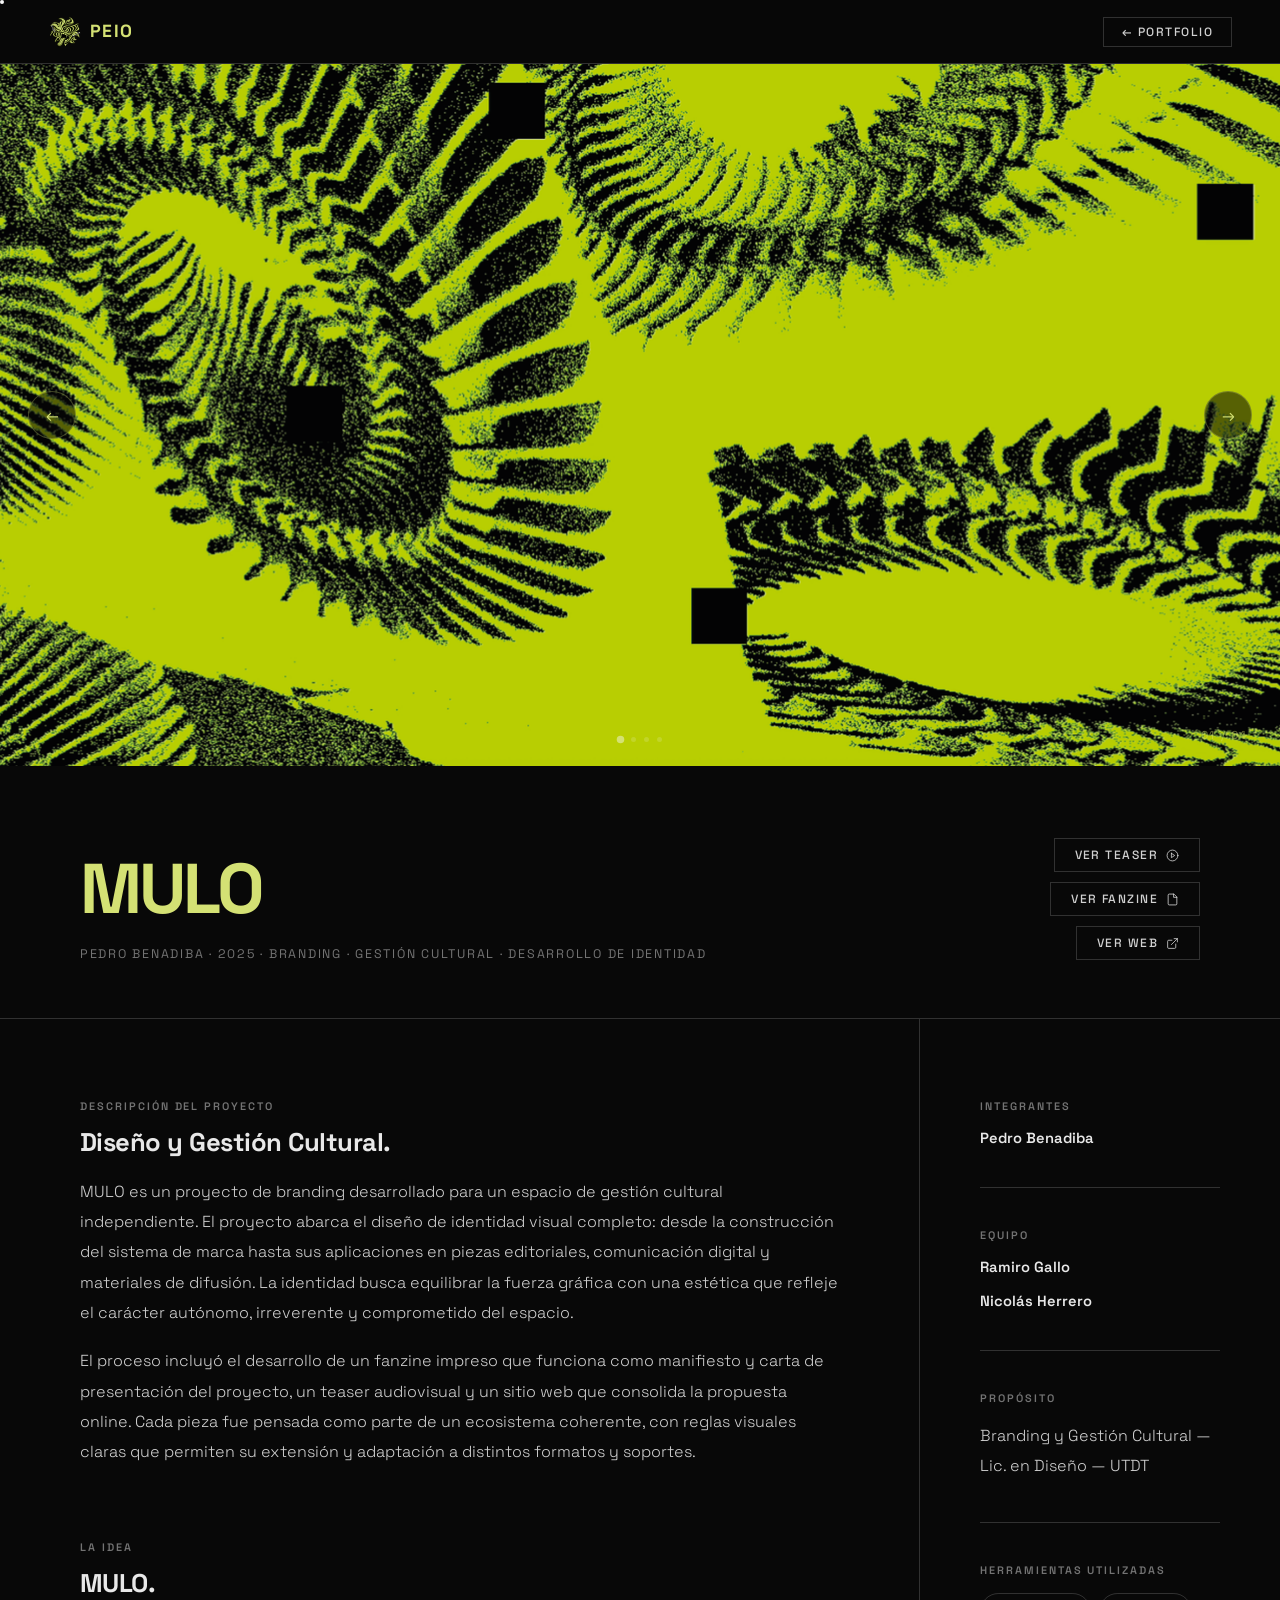
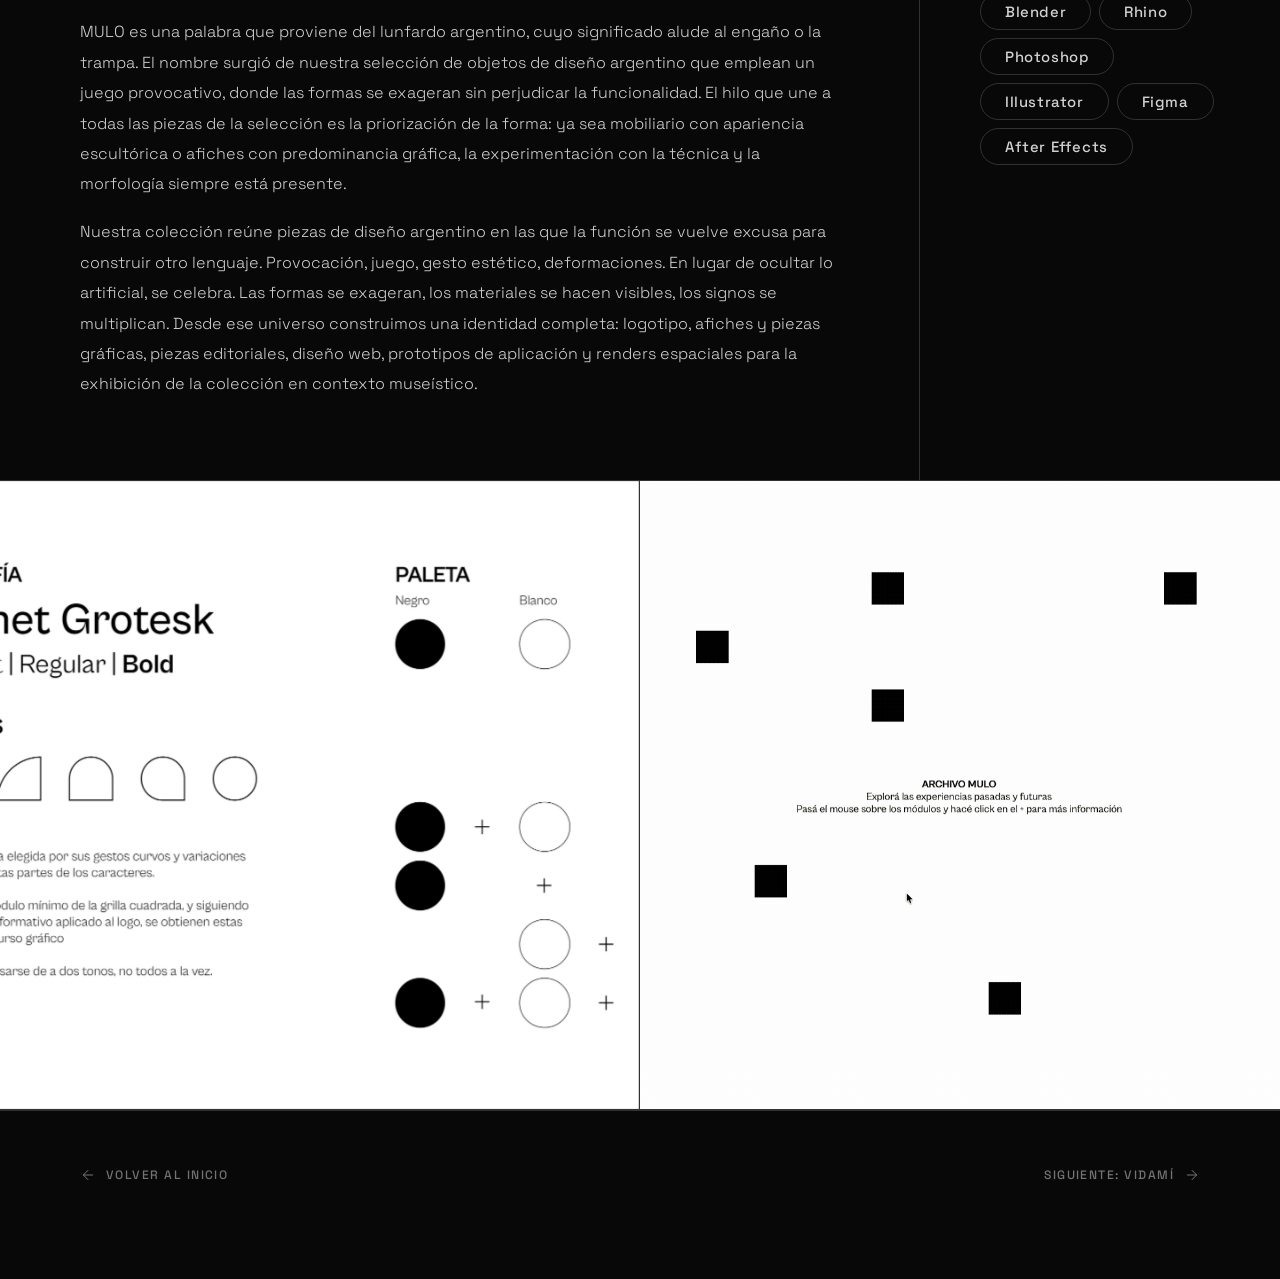
<file: p2.html>
<!DOCTYPE html>
<html lang="es">
<head>
  <meta charset="UTF-8">
  <meta name="viewport" content="width=device-width, initial-scale=1.0">
  <title>MULO — Pedro Benadiba</title>
  <link rel="icon" type="image/svg+xml" href="favicon.svg">
  <link rel="preconnect" href="https://fonts.googleapis.com">
  <link rel="preconnect" href="https://fonts.gstatic.com" crossorigin>
  <link href="https://fonts.googleapis.com/css2?family=Space+Grotesk:wght@300;400;500;600;700&display=swap" rel="stylesheet">
  <link rel="stylesheet" href="css/styles.css">
  <link rel="stylesheet" href="css/proyecto.css">
</head>
<body class="proyecto-page">

  <div class="cursor" id="cursor"></div>
  <div class="cursor-ring" id="cursorRing"></div>

  <nav class="nav" id="nav">
    <div class="nav__logo">
      <a href="index.html" class="nav__logo-link">
        <span class="nav__logo-bicho" aria-hidden="true">
          <img src="images/bicho.png"    alt="" class="nav__logo-img nav__logo-img--color">
          <img src="images/bicho_bw.png" alt="" class="nav__logo-img nav__logo-img--bw">
        </span>
        <span class="nav__logo-text">PEIO</span>
      </a>
    </div>
    <div class="nav__actions">
      <a href="index.html#proyectos" class="nav__back-link">&#8592; Portfolio</a>
    </div>
  </nav>

  <!-- SLIDER -->
  <section class="proyecto-slider" aria-label="Galeria del proyecto">
    <div class="slider__track" id="sliderTrack">

      <div class="slider__slide">
        <img src="images/slidermulo1.png" alt="MULO — imagen 1">
      </div>
      <div class="slider__slide">
        <img src="images/slidermulo2.png" alt="MULO — imagen 2">
      </div>
      <div class="slider__slide">
        <img src="images/slidermulo3.png" alt="MULO — imagen 3">
      </div>
      <div class="slider__slide">
        <img src="images/slidermulo4.png" alt="MULO — imagen 4">
      </div>

    </div>

    <button class="slider__btn slider__btn--prev" id="sliderPrev" aria-label="Foto anterior">&#8592;</button>
    <button class="slider__btn slider__btn--next" id="sliderNext" aria-label="Foto siguiente">&#8594;</button>
    <div class="slider__dots" id="sliderDots" role="tablist"></div>
    <div class="slider__counter" id="sliderCounter" aria-live="polite">01 / 04</div>
  </section>

  <!-- ENCABEZADO -->
  <header class="proyecto-header">
    <div class="proyecto-header__content">
      <h1 class="proyecto-nombre">MULO</h1>
      <p class="proyecto-subtitulo" data-i18n="proj.p2.subtitle">
        Pedro Benadiba&nbsp;&nbsp;&middot;&nbsp;&nbsp;2025&nbsp;&nbsp;&middot;&nbsp;&nbsp;Branding&nbsp;&nbsp;&middot;&nbsp;&nbsp;Gesti&oacute;n Cultural&nbsp;&nbsp;&middot;&nbsp;&nbsp;Desarrollo de Identidad
      </p>
    </div>
    <div class="proyecto-header__actions">

      <!-- Botón "Ver teaser" — abre modal de video -->
      <button class="proyecto-pdf-btn" id="btnVerTeaser" aria-label="Ver el teaser">
        <span data-i18n="proj.btn.teaser">Ver teaser</span>
        <svg viewBox="0 0 24 24" fill="none" stroke="currentColor" stroke-width="1.5"
             stroke-linecap="round" stroke-linejoin="round" aria-hidden="true">
          <circle cx="12" cy="12" r="10"/>
          <polygon points="10 8 16 12 10 16 10 8"/>
        </svg>
      </button>

      <!-- Botón "Ver fanzine" — abre modal flipbook -->
      <button class="proyecto-pdf-btn" id="btnVerFanzine" aria-label="Ver el fanzine">
        <span data-i18n="proj.btn.fanzine">Ver fanzine</span>
        <svg viewBox="0 0 24 24" fill="none" stroke="currentColor" stroke-width="1.5"
             stroke-linecap="round" stroke-linejoin="round" aria-hidden="true">
          <path d="M14 2H6a2 2 0 0 0-2 2v16a2 2 0 0 0 2 2h12a2 2 0 0 0 2-2V8z"/>
          <polyline points="14 2 14 8 20 8"/>
        </svg>
      </button>

      <!-- Botón "Ver web" — abre el sitio en pestaña nueva -->
      <a href="https://ramirogalloo.github.io/MULO/" target="_blank" rel="noopener noreferrer"
         class="proyecto-pdf-btn" aria-label="Ver el sitio web de MULO">
        <span data-i18n="proj.btn.web">Ver web</span>
        <svg viewBox="0 0 24 24" fill="none" stroke="currentColor" stroke-width="1.5"
             stroke-linecap="round" stroke-linejoin="round" aria-hidden="true">
          <path d="M18 13v6a2 2 0 0 1-2 2H5a2 2 0 0 1-2-2V8a2 2 0 0 1 2-2h6"/>
          <polyline points="15 3 21 3 21 9"/>
          <line x1="10" y1="14" x2="21" y2="3"/>
        </svg>
      </a>

    </div>
  </header>

  <!-- INFORMACIÓN -->
  <section class="proyecto-info">

    <div class="info-col-main">

      <div class="info-block">
        <p class="info-block__label" data-i18n="proj.label.desc">Descripción del Proyecto</p>
        <h2 class="info-block__title" data-i18n="proj.p2.desc.h">Dise&ntilde;o y Gesti&oacute;n Cultural.</h2>
        <div class="info-block__text">
          <p data-i18n="proj.p2.desc.p1">MULO es un proyecto de branding desarrollado para un espacio de gesti&oacute;n cultural independiente. El proyecto abarca el dise&ntilde;o de identidad visual completo: desde la construcci&oacute;n del sistema de marca hasta sus aplicaciones en piezas editoriales, comunicaci&oacute;n digital y materiales de difusi&oacute;n. La identidad busca equilibrar la fuerza gr&aacute;fica con una est&eacute;tica que refleje el car&aacute;cter aut&oacute;nomo, irreverente y comprometido del espacio.</p>
          <p data-i18n="proj.p2.desc.p2">El proceso incluy&oacute; el desarrollo de un fanzine impreso que funciona como manifiesto y carta de presentaci&oacute;n del proyecto, un teaser audiovisual y un sitio web que consolida la propuesta online. Cada pieza fue pensada como parte de un ecosistema coherente, con reglas visuales claras que permiten su extensi&oacute;n y adaptaci&oacute;n a distintos formatos y soportes.</p>
        </div>
      </div>

      <div class="info-block">
        <p class="info-block__label" data-i18n="proj.label.idea">La Idea</p>
        <h2 class="info-block__title" data-i18n="proj.p2.idea.h">MULO.</h2>
        <div class="info-block__text">
          <p data-i18n="proj.p2.idea.p1">MULO es una palabra que proviene del lunfardo argentino, cuyo significado alude al enga&ntilde;o o la trampa. El nombre surgi&oacute; de nuestra selecci&oacute;n de objetos de dise&ntilde;o argentino que emplean un juego provocativo, donde las formas se exageran sin perjudicar la funcionalidad. El hilo que une a todas las piezas de la selecci&oacute;n es la priorizaci&oacute;n de la forma: ya sea mobiliario con apariencia escult&oacute;rica o afiches con predominancia gr&aacute;fica, la experimentaci&oacute;n con la t&eacute;cnica y la morfolog&iacute;a siempre est&aacute; presente.</p>
          <p data-i18n="proj.p2.idea.p2">Nuestra colecci&oacute;n re&uacute;ne piezas de dise&ntilde;o argentino en las que la funci&oacute;n se vuelve excusa para construir otro lenguaje. Provocaci&oacute;n, juego, gesto est&eacute;tico, deformaciones. En lugar de ocultar lo artificial, se celebra. Las formas se exageran, los materiales se hacen visibles, los signos se multiplican. Desde ese universo construimos una identidad completa: logotipo, afiches y piezas gr&aacute;ficas, piezas editoriales, dise&ntilde;o web, prototipos de aplicaci&oacute;n y renders espaciales para la exhibici&oacute;n de la colecci&oacute;n en contexto muse&iacute;stico.</p>
        </div>
      </div>

    </div>

    <div class="info-col-side">

      <div class="info-block">
        <p class="info-block__label" data-i18n="proj.label.members">Integrantes</p>
        <div class="designers-list">
          <div class="designer-item">
            <span class="designer-name">Pedro Benadiba</span>
          </div>
        </div>
      </div>

      <hr class="info-divider">

      <div class="info-block">
        <p class="info-block__label" data-i18n="proj.label.team">Equipo</p>
        <div class="designers-list">
          <div class="designer-item">
            <span class="designer-name">Ramiro Gallo</span>
          </div>
          <div class="designer-item">
            <span class="designer-name">Nicol&aacute;s Herrero</span>
          </div>
        </div>
      </div>

      <hr class="info-divider">

      <div class="info-block">
        <p class="info-block__label" data-i18n="proj.label.purpose">Propósito</p>
        <div class="info-block__text">
          <p data-i18n="proj.p2.purpose">Branding y Gesti&oacute;n Cultural &mdash; Lic. en Dise&ntilde;o &mdash; UTDT</p>
        </div>
      </div>

      <hr class="info-divider">

      <div class="info-block">
        <p class="info-block__label" data-i18n="proj.label.tools">Herramientas Utilizadas</p>
        <div class="tools-grid">
          <span class="tag">Blender</span>
          <span class="tag">Rhino</span>
          <span class="tag">Photoshop</span>
          <span class="tag">Illustrator</span>
          <span class="tag">Figma</span>
          <span class="tag">After Effects</span>
        </div>
      </div>

    </div>

  </section>


  <!-- ══════════════════════════════════════════════════════════
       SECCIÓN MEDIA — GALERÍA EN LOOP + GIF WEB
       ══════════════════════════════════════════════════════════ -->
  <section class="proy-media">

    <!-- ── MITAD IZQUIERDA: 10 fotos en fade loop (4 s c/u) ── -->
    <div class="proy-media__gallery">
      <img class="proy-gallery__img" src="images/izqmulo1.png"  alt="MULO — imagen de galería 1">
      <img class="proy-gallery__img" src="images/izqmulo2.png"  alt="MULO — imagen de galería 2">
      <img class="proy-gallery__img" src="images/izqmulo3.png"  alt="MULO — imagen de galería 3">
      <img class="proy-gallery__img" src="images/izqmulo4.png"  alt="MULO — imagen de galería 4">
      <img class="proy-gallery__img" src="images/izqmulo5.png"  alt="MULO — imagen de galería 5">
      <img class="proy-gallery__img" src="images/izqmulo6.png"  alt="MULO — imagen de galería 6">
      <img class="proy-gallery__img" src="images/izqmulo7.png"  alt="MULO — imagen de galería 7">
      <img class="proy-gallery__img" src="images/izqmulo8.png"  alt="MULO — imagen de galería 8">
      <img class="proy-gallery__img" src="images/izqmulo9.png"  alt="MULO — imagen de galería 9">
      <img class="proy-gallery__img" src="images/izqmulo10.png" alt="MULO — imagen de galería 10">
    </div>

    <!-- ── MITAD DERECHA: GIF estático ── -->
    <div class="proy-media__web">
      <img class="proy-web__gif" src="images/web.gifmulo.gif" alt="MULO — sitio web">
    </div>

  </section><!-- /proy-media -->

  <!-- NAVEGACIÓN PIE DE PÁGINA -->
  <nav class="proyecto-footer-nav" aria-label="Navegación entre proyectos">
    <a href="index.html#proyectos" class="proyecto-footer-nav__link proyecto-footer-nav__link--back">
      <svg viewBox="0 0 24 24" fill="none" stroke="currentColor" stroke-width="1.5"
           stroke-linecap="round" stroke-linejoin="round" aria-hidden="true">
        <path d="M19 12H5M12 5l-7 7 7 7"/>
      </svg>
      <span data-i18n="proj.nav.back">Volver al inicio</span>
    </a>
    <a href="vidami.html" class="proyecto-footer-nav__link proyecto-footer-nav__link--next">
      <span data-i18n="proj.nav.next.p2">Siguiente: VIDAMÍ</span>
      <svg viewBox="0 0 24 24" fill="none" stroke="currentColor" stroke-width="1.5"
           stroke-linecap="round" stroke-linejoin="round" aria-hidden="true">
        <path d="M5 12h14M12 5l7 7-7 7"/>
      </svg>
    </a>
  </nav>

  <!-- MODAL VISOR TEASER (video) -->
  <div class="video-modal" id="teaserModal" role="dialog" aria-modal="true" aria-label="Teaser MULO" aria-hidden="true">
    <div class="video-modal__bar">
      <button class="video-modal__close" id="teaserClose" aria-label="Cerrar teaser">&#10005;</button>
    </div>
    <div class="video-modal__body">
      <video
        class="video-modal__player"
        id="teaserPlayer"
        controls
        playsinline
        preload="metadata"
      >
        <source src="images/teasermulo.mp4" type="video/mp4">
      </video>
    </div>
  </div>

  <!-- MODAL VISOR FANZINE (flipbook) -->
  <div class="pdf-modal" id="fanzineModal" role="dialog" aria-modal="true" aria-label="Fanzine MULO" aria-hidden="true">
    <div class="pdf-modal__bar">
      <button class="pdf-modal__close" id="fanzineClose" aria-label="Cerrar fanzine">&#10005;</button>
    </div>
    <iframe
      class="pdf-modal__frame fp-iframe"
      id="fanzineFrame"
      src=""
      data-src="https://heyzine.com/flip-book/d610f8ea08.html"
      title="MULO — Fanzine"
      allowfullscreen="allowfullscreen"
      allow="clipboard-write"
      scrolling="no"
    ></iframe>
    <div class="pdf-modal__heyzine-cover" aria-hidden="true"></div>
  </div>

  <script src="js/i18n.js"></script>
  <script src="js/proyecto.js"></script>

</body>
</html>
</file>
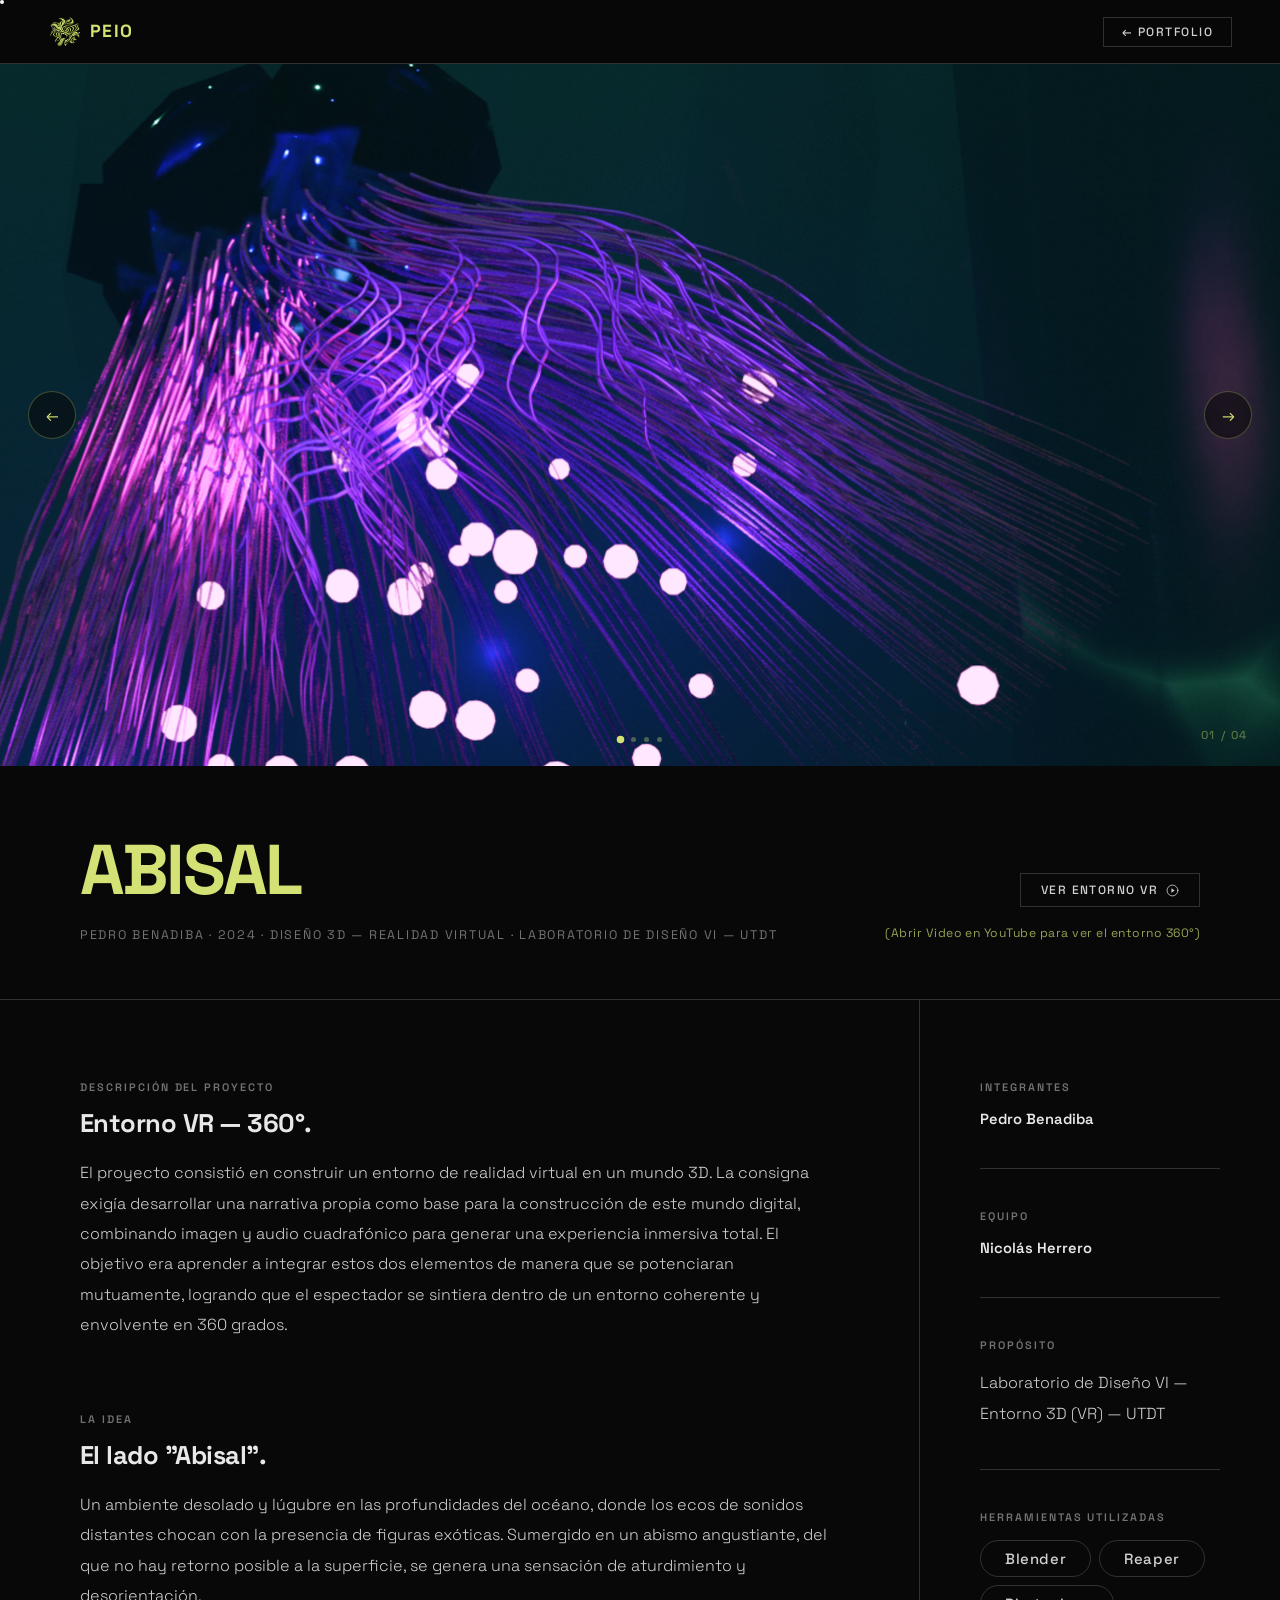
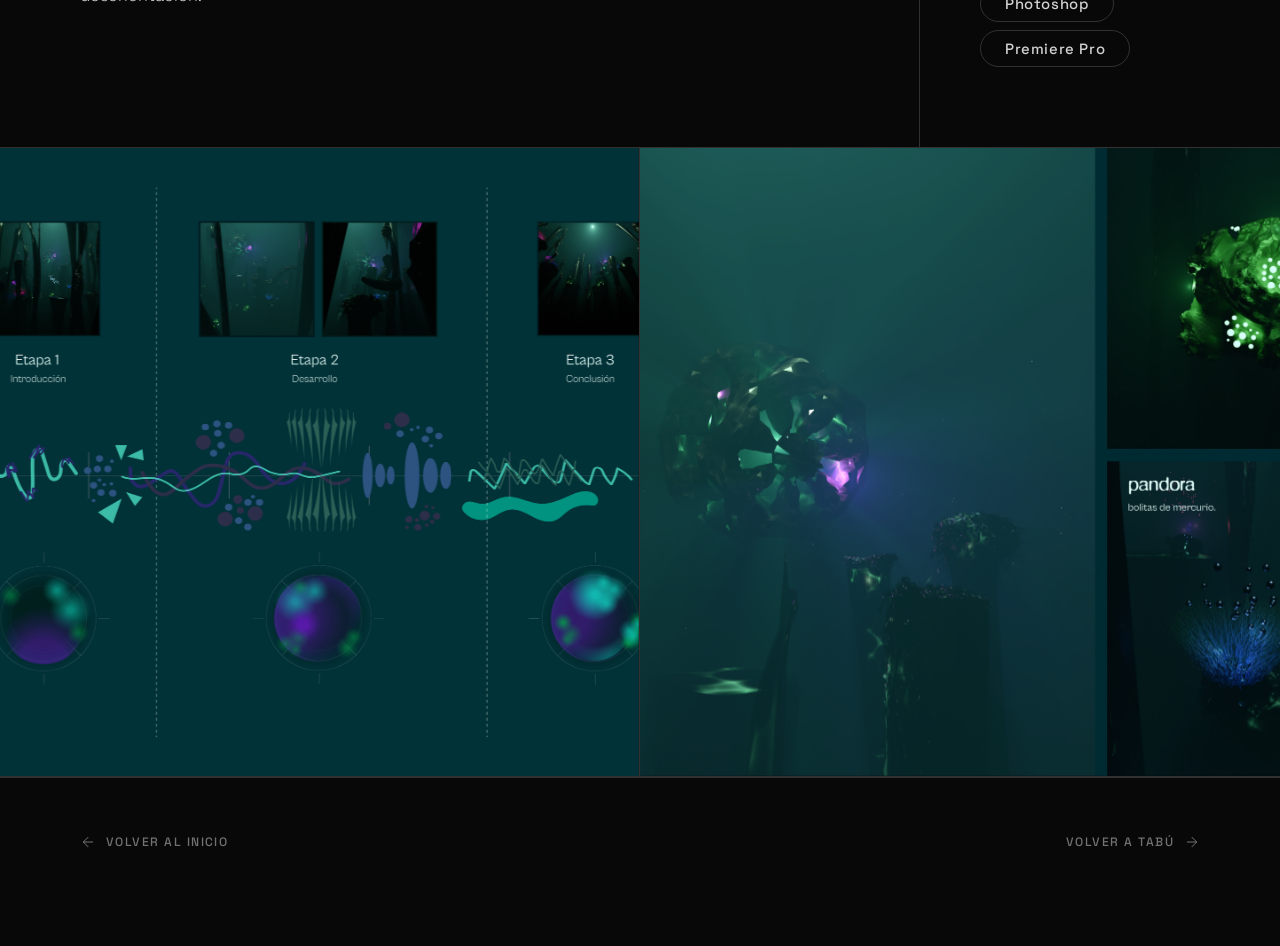
<file: p6.html>
<!DOCTYPE html>
<html lang="es">
<head>
  <meta charset="UTF-8">
  <meta name="viewport" content="width=device-width, initial-scale=1.0">
  <title>ABISAL — Pedro Benadiba</title>
  <link rel="icon" type="image/svg+xml" href="favicon.svg">
  <link rel="preconnect" href="https://fonts.googleapis.com">
  <link rel="preconnect" href="https://fonts.gstatic.com" crossorigin>
  <link href="https://fonts.googleapis.com/css2?family=Space+Grotesk:wght@300;400;500;600;700&display=swap" rel="stylesheet">
  <link rel="stylesheet" href="css/styles.css">
  <link rel="stylesheet" href="css/proyecto.css">
</head>
<body class="proyecto-page">

  <div class="cursor" id="cursor"></div>
  <div class="cursor-ring" id="cursorRing"></div>

  <nav class="nav" id="nav">
    <div class="nav__logo">
      <a href="index.html" class="nav__logo-link">
        <span class="nav__logo-bicho" aria-hidden="true">
          <img src="images/bicho.png"    alt="" class="nav__logo-img nav__logo-img--color">
          <img src="images/bicho_bw.png" alt="" class="nav__logo-img nav__logo-img--bw">
        </span>
        <span class="nav__logo-text">PEIO</span>
      </a>
    </div>
    <div class="nav__actions">
      <a href="index.html#proyectos" class="nav__back-link">&#8592; Portfolio</a>
    </div>
  </nav>

  <!-- SLIDER -->
  <section class="proyecto-slider" aria-label="Galería del proyecto">
    <div class="slider__track" id="sliderTrack">

      <div class="slider__slide">
        <img src="images/sliderabisal1.png" alt="ABISAL — imagen 1">
      </div>
      <div class="slider__slide">
        <img src="images/sliderabisal2.png" alt="ABISAL — imagen 2">
      </div>
      <div class="slider__slide">
        <img src="images/sliderabisal3.png" alt="ABISAL — imagen 3">
      </div>
      <div class="slider__slide">
        <img src="images/sliderabisal4.png" alt="ABISAL — imagen 4">
      </div>

    </div>

    <button class="slider__btn slider__btn--prev" id="sliderPrev" aria-label="Foto anterior">&#8592;</button>
    <button class="slider__btn slider__btn--next" id="sliderNext" aria-label="Foto siguiente">&#8594;</button>
    <div class="slider__dots" id="sliderDots" role="tablist"></div>
    <div class="slider__counter" id="sliderCounter" aria-live="polite">01 / 04</div>
  </section>

  <!-- ENCABEZADO -->
  <header class="proyecto-header">
    <div class="proyecto-header__content">
      <h1 class="proyecto-nombre">ABISAL</h1>
      <p class="proyecto-subtitulo" data-i18n="proj.p6.subtitle">
        Pedro Benadiba&nbsp;&nbsp;&middot;&nbsp;&nbsp;2024&nbsp;&nbsp;&middot;&nbsp;&nbsp;Dise&ntilde;o 3D &mdash; Realidad Virtual&nbsp;&nbsp;&middot;&nbsp;&nbsp;Laboratorio de Dise&ntilde;o VI &mdash; UTDT
      </p>
    </div>
    <div class="proyecto-header__actions">
      <!-- Botón "Ver entorno VR" — abre modal con iframe de YouTube -->
      <button class="proyecto-pdf-btn" id="btnVerSala" aria-label="Ver el entorno VR">
        <span data-i18n="proj.btn.vr">Ver entorno VR</span>
        <svg viewBox="0 0 24 24" fill="none" stroke="currentColor" stroke-width="1.5"
             stroke-linecap="round" stroke-linejoin="round" aria-hidden="true">
          <circle cx="12" cy="12" r="10"/>
          <polygon points="10 8 16 12 10 16 10 8" fill="currentColor" stroke="none"/>
        </svg>
      </button>
      <p class="proyecto-header__hint" data-i18n="proj.p6.hint">(Abrir Video en YouTube para ver el entorno 360&deg;)</p>
    </div>
  </header>

  <!-- INFORMACIÓN -->
  <section class="proyecto-info">

    <div class="info-col-main">

      <div class="info-block">
        <p class="info-block__label" data-i18n="proj.label.desc">Descripción del Proyecto</p>
        <h2 class="info-block__title" data-i18n="proj.p6.desc.h">Entorno VR &mdash; 360&deg;.</h2>
        <div class="info-block__text">
          <p data-i18n="proj.p6.desc.p1">El proyecto consisti&oacute; en construir un entorno de realidad virtual en un mundo 3D. La consigna exig&iacute;a desarrollar una narrativa propia como base para la construcci&oacute;n de este mundo digital, combinando imagen y audio cuadraf&oacute;nico para generar una experiencia inmersiva total. El objetivo era aprender a integrar estos dos elementos de manera que se potenciaran mutuamente, logrando que el espectador se sintiera dentro de un entorno coherente y envolvente en 360 grados.</p>
        </div>
      </div>

      <div class="info-block">
        <p class="info-block__label" data-i18n="proj.label.idea">La Idea</p>
        <h2 class="info-block__title" data-i18n="proj.p6.idea.h">El lado &ldquo;Abisal&rdquo;.</h2>
        <div class="info-block__text">
          <p data-i18n="proj.p6.idea.p1">Un ambiente desolado y l&uacute;gubre en las profundidades del oc&eacute;ano, donde los ecos de sonidos distantes chocan con la presencia de figuras ex&oacute;ticas. Sumergido en un abismo angustiante, del que no hay retorno posible a la superficie, se genera una sensaci&oacute;n de aturdimiento y desorientaci&oacute;n.</p>
        </div>
      </div>

    </div>

    <div class="info-col-side">

      <div class="info-block">
        <p class="info-block__label" data-i18n="proj.label.members">Integrantes</p>
        <div class="designers-list">
          <div class="designer-item">
            <span class="designer-name">Pedro Benadiba</span>
          </div>
        </div>
      </div>

      <hr class="info-divider">

      <div class="info-block">
        <p class="info-block__label" data-i18n="proj.label.team">Equipo</p>
        <div class="designers-list">
          <div class="designer-item">
            <span class="designer-name">Nicol&aacute;s Herrero</span>
          </div>
        </div>
      </div>

      <hr class="info-divider">

      <div class="info-block">
        <p class="info-block__label" data-i18n="proj.label.purpose">Propósito</p>
        <div class="info-block__text">
          <p data-i18n="proj.p6.purpose">Laboratorio de Dise&ntilde;o VI &mdash; Entorno 3D (VR) &mdash; UTDT</p>
        </div>
      </div>

      <hr class="info-divider">

      <div class="info-block">
        <p class="info-block__label" data-i18n="proj.label.tools">Herramientas Utilizadas</p>
        <div class="tools-grid">
          <span class="tag">Blender</span>
          <span class="tag">Reaper</span>
          <span class="tag">Photoshop</span>
          <span class="tag">Premiere Pro</span>
        </div>
      </div>

    </div>

  </section>

  <!-- GALERÍA DUAL — dos columnas de fotos en fade loop independiente -->
  <section class="proy-media proy-media--dual">

    <!-- Columna izquierda: izqabisal 1-3 -->
    <div class="proy-media__gallery proy-gallery__col">
      <img class="proy-gallery__img" src="images/izqabisal1.png" alt="ABISAL galería 1">
      <img class="proy-gallery__img" src="images/izqabisal2.png" alt="ABISAL galería 2">
      <img class="proy-gallery__img" src="images/izqabisal3.png" alt="ABISAL galería 3">
    </div>

    <!-- Columna derecha: izqabisal 4-6 (arranca con offset de 2 s) -->
    <div class="proy-media__gallery proy-gallery__col">
      <img class="proy-gallery__img" src="images/izqabisal4.png" alt="ABISAL galería 4">
      <img class="proy-gallery__img" src="images/izqabisal5.png" alt="ABISAL galería 5">
      <img class="proy-gallery__img" src="images/izqabisal6.png" alt="ABISAL galería 6">
    </div>

  </section>

  <!-- NAVEGACIÓN PIE DE PÁGINA -->
  <nav class="proyecto-footer-nav" aria-label="Navegación entre proyectos">
    <a href="index.html#proyectos" class="proyecto-footer-nav__link proyecto-footer-nav__link--back">
      <svg viewBox="0 0 24 24" fill="none" stroke="currentColor" stroke-width="1.5"
           stroke-linecap="round" stroke-linejoin="round" aria-hidden="true">
        <path d="M19 12H5M12 5l-7 7 7 7"/>
      </svg>
      <span data-i18n="proj.nav.back">Volver al inicio</span>
    </a>
    <a href="tabu.html" class="proyecto-footer-nav__link proyecto-footer-nav__link--next">
      <span data-i18n="proj.nav.next.p6">Volver a TABÚ</span>
      <svg viewBox="0 0 24 24" fill="none" stroke="currentColor" stroke-width="1.5"
           stroke-linecap="round" stroke-linejoin="round" aria-hidden="true">
        <path d="M5 12h14M12 5l7 7-7 7"/>
      </svg>
    </a>
  </nav>

  <!-- MODAL VISOR VR (YouTube) -->
  <div class="pdf-modal" id="salaModal" role="dialog" aria-modal="true" aria-label="Ver entorno VR" aria-hidden="true">
    <div class="pdf-modal__bar">
      <button class="pdf-modal__close" id="salaClose" aria-label="Cerrar visor">&#10005;</button>
    </div>
    <iframe
      class="pdf-modal__frame"
      id="salaFrame"
      src=""
      data-src="https://www.youtube.com/embed/v7czzcXD5rQ?autoplay=1&rel=0&modestbranding=1"
      title="ABISAL — Entorno VR 360°"
      allowfullscreen
      allow="autoplay; fullscreen"
    ></iframe>
  </div>

  <script src="js/i18n.js"></script>
  <script src="js/proyecto.js"></script>

</body>
</html>
</file>
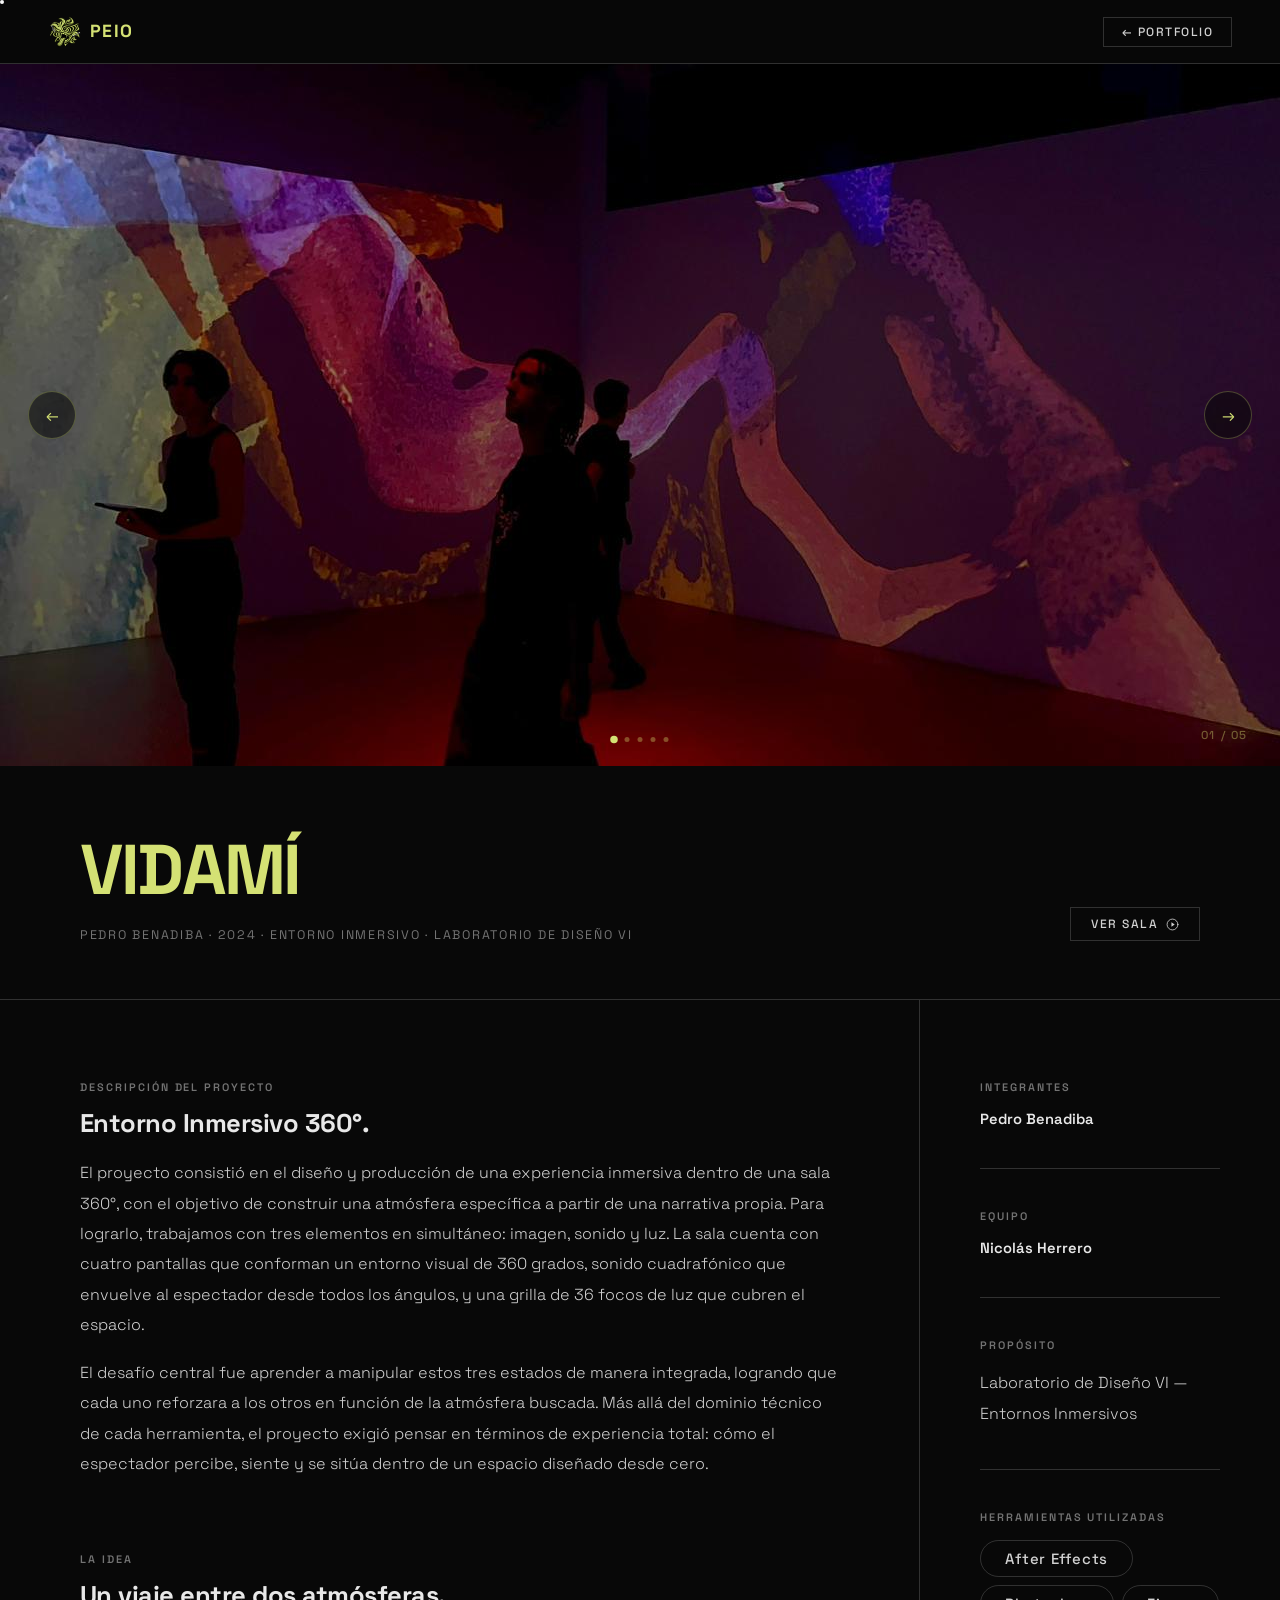
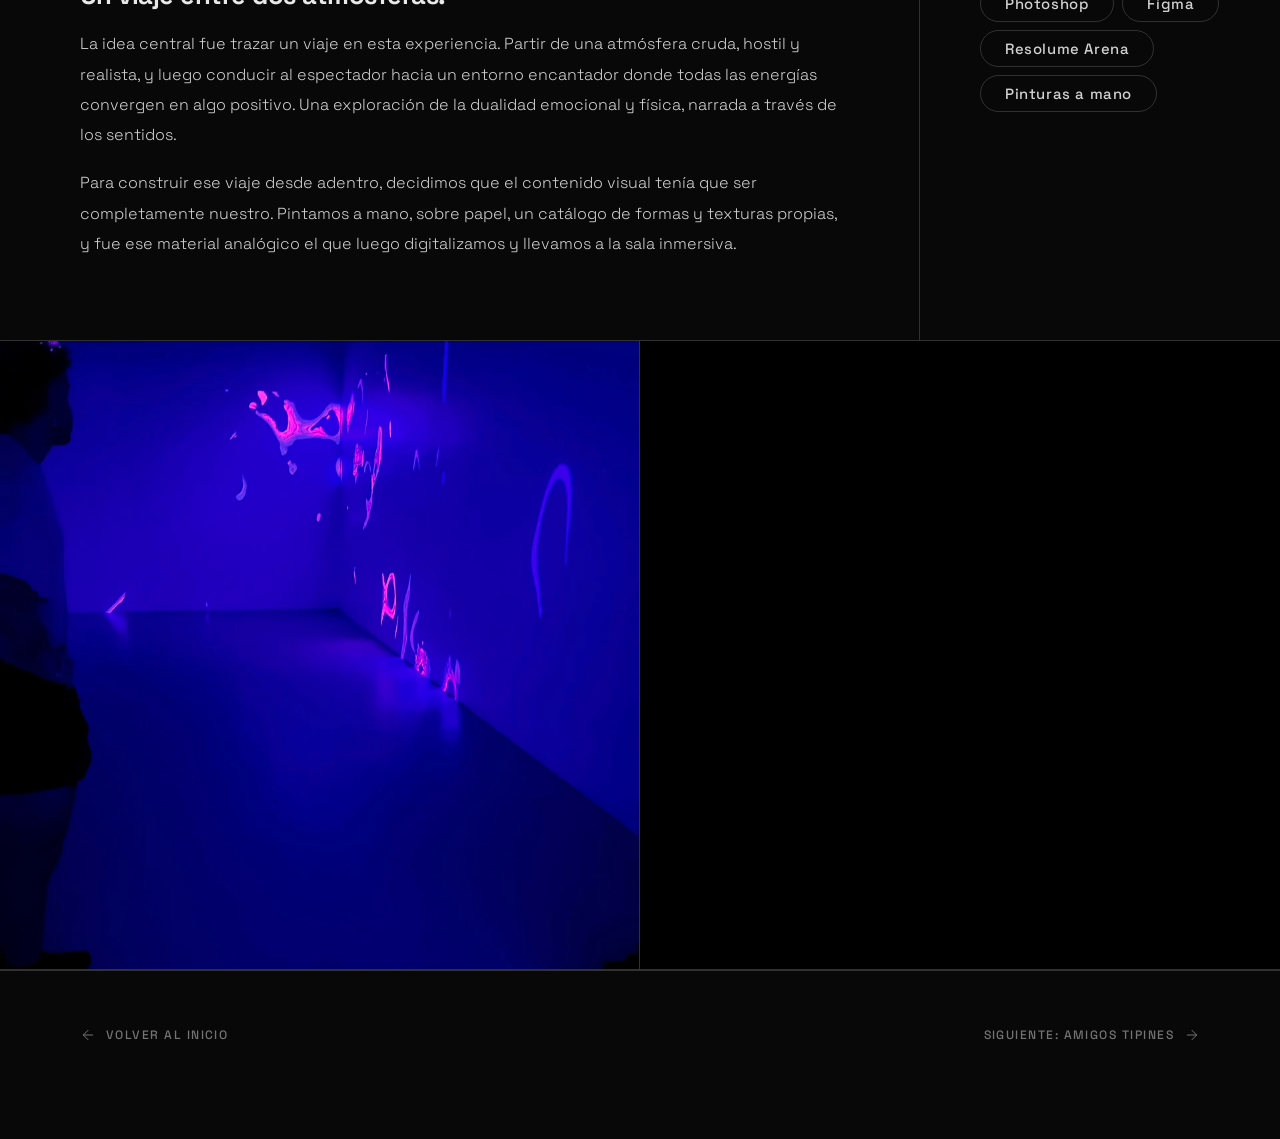
<file: vidami.html>
<!DOCTYPE html>
<html lang="es">
<head>
  <meta charset="UTF-8">
  <meta name="viewport" content="width=device-width, initial-scale=1.0">
  <title>VIDAMÍ — Pedro Benadiba</title>
  <link rel="icon" type="image/svg+xml" href="favicon.svg">
  <link rel="preconnect" href="https://fonts.googleapis.com">
  <link rel="preconnect" href="https://fonts.gstatic.com" crossorigin>
  <link href="https://fonts.googleapis.com/css2?family=Space+Grotesk:wght@300;400;500;600;700&display=swap" rel="stylesheet">
  <link rel="stylesheet" href="css/styles.css">
  <link rel="stylesheet" href="css/proyecto.css">
</head>
<body class="proyecto-page">

  <div class="cursor" id="cursor"></div>
  <div class="cursor-ring" id="cursorRing"></div>

  <nav class="nav" id="nav">
    <div class="nav__logo">
      <a href="index.html" class="nav__logo-link">
        <span class="nav__logo-bicho" aria-hidden="true">
          <img src="images/bicho.png"    alt="" class="nav__logo-img nav__logo-img--color">
          <img src="images/bicho_bw.png" alt="" class="nav__logo-img nav__logo-img--bw">
        </span>
        <span class="nav__logo-text">PEIO</span>
      </a>
    </div>
    <div class="nav__actions">
      <a href="index.html#proyectos" class="nav__back-link">&#8592; Portfolio</a>
    </div>
  </nav>

  <!-- SLIDER -->
  <section class="proyecto-slider" aria-label="Galería del proyecto">
    <div class="slider__track" id="sliderTrack">

      <div class="slider__slide">
        <img src="images/slidervidami%201.jpg" alt="VIDAMÍ — imagen 1">
      </div>
      <div class="slider__slide">
        <img src="images/slidervidami%202.jpg" alt="VIDAMÍ — imagen 2">
      </div>
      <div class="slider__slide">
        <img src="images/slidervidami%203.jpeg" alt="VIDAMÍ — imagen 3">
      </div>
      <div class="slider__slide">
        <img src="images/slidervidami%204.jpeg" alt="VIDAMÍ — imagen 4">
      </div>
      <div class="slider__slide">
        <img src="images/slidervidami%205.JPG.jpeg" alt="VIDAMÍ — imagen 5">
      </div>

    </div>

    <button class="slider__btn slider__btn--prev" id="sliderPrev" aria-label="Foto anterior">&#8592;</button>
    <button class="slider__btn slider__btn--next" id="sliderNext" aria-label="Foto siguiente">&#8594;</button>
    <div class="slider__dots" id="sliderDots" role="tablist"></div>
    <div class="slider__counter" id="sliderCounter" aria-live="polite">01 / 05</div>
  </section>

  <!-- ENCABEZADO -->
  <header class="proyecto-header">
    <div class="proyecto-header__content">
      <h1 class="proyecto-nombre">VIDAM&Iacute;</h1>
      <p class="proyecto-subtitulo" data-i18n="proj.p3.subtitle">
        Pedro Benadiba&nbsp;&nbsp;&middot;&nbsp;&nbsp;2024&nbsp;&nbsp;&middot;&nbsp;&nbsp;Entorno Inmersivo&nbsp;&nbsp;&middot;&nbsp;&nbsp;Laboratorio de Dise&ntilde;o VI
      </p>
    </div>
    <div class="proyecto-header__actions">
      <!-- Botón "Ver sala" — abre el visor de video YouTube en pantalla completa -->
      <button class="proyecto-pdf-btn" id="btnVerSala" aria-label="Ver la sala inmersiva en video">
        <span data-i18n="proj.btn.room">Ver sala</span>
        <svg viewBox="0 0 24 24" fill="none" stroke="currentColor" stroke-width="1.5"
             stroke-linecap="round" stroke-linejoin="round" aria-hidden="true">
          <circle cx="12" cy="12" r="10"/>
          <polygon points="10 8 16 12 10 16 10 8" fill="currentColor" stroke="none"/>
        </svg>
      </button>
    </div>
  </header>

  <!-- INFORMACIÓN -->
  <section class="proyecto-info">

    <div class="info-col-main">

      <div class="info-block">
        <p class="info-block__label" data-i18n="proj.label.desc">Descripción del Proyecto</p>
        <h2 class="info-block__title" data-i18n="proj.p3.desc.h">Entorno Inmersivo 360&deg;.</h2>
        <div class="info-block__text">
          <p data-i18n="proj.p3.desc.p1">El proyecto consisti&oacute; en el dise&ntilde;o y producci&oacute;n de una experiencia inmersiva dentro de una sala 360&deg;, con el objetivo de construir una atm&oacute;sfera espec&iacute;fica a partir de una narrativa propia. Para lograrlo, trabajamos con tres elementos en simult&aacute;neo: imagen, sonido y luz. La sala cuenta con cuatro pantallas que conforman un entorno visual de 360 grados, sonido cuadraf&oacute;nico que envuelve al espectador desde todos los &aacute;ngulos, y una grilla de 36 focos de luz que cubren el espacio.</p>
          <p data-i18n="proj.p3.desc.p2">El desaf&iacute;o central fue aprender a manipular estos tres estados de manera integrada, logrando que cada uno reforzara a los otros en funci&oacute;n de la atm&oacute;sfera buscada. M&aacute;s all&aacute; del dominio t&eacute;cnico de cada herramienta, el proyecto exigi&oacute; pensar en t&eacute;rminos de experiencia total: c&oacute;mo el espectador percibe, siente y se sit&uacute;a dentro de un espacio dise&ntilde;ado desde cero.</p>
        </div>
      </div>

      <div class="info-block">
        <p class="info-block__label" data-i18n="proj.label.idea">La Idea</p>
        <h2 class="info-block__title" data-i18n="proj.p3.idea.h">Un viaje entre dos atm&oacute;sferas.</h2>
        <div class="info-block__text">
          <p data-i18n="proj.p3.idea.p1">La idea central fue trazar un viaje en esta experiencia. Partir de una atm&oacute;sfera cruda, hostil y realista, y luego conducir al espectador hacia un entorno encantador donde todas las energ&iacute;as convergen en algo positivo. Una exploraci&oacute;n de la dualidad emocional y f&iacute;sica, narrada a trav&eacute;s de los sentidos.</p>
          <p data-i18n="proj.p3.idea.p2">Para construir ese viaje desde adentro, decidimos que el contenido visual ten&iacute;a que ser completamente nuestro. Pintamos a mano, sobre papel, un cat&aacute;logo de formas y texturas propias, y fue ese material anal&oacute;gico el que luego digitalizamos y llevamos a la sala inmersiva.</p>
        </div>
      </div>

    </div>

    <div class="info-col-side">

      <div class="info-block">
        <p class="info-block__label" data-i18n="proj.label.members">Integrantes</p>
        <div class="designers-list">
          <div class="designer-item">
            <span class="designer-name">Pedro Benadiba</span>
          </div>
        </div>
      </div>

      <hr class="info-divider">

      <div class="info-block">
        <p class="info-block__label" data-i18n="proj.label.team">Equipo</p>
        <div class="designers-list">
          <div class="designer-item">
            <span class="designer-name">Nicol&aacute;s Herrero</span>
          </div>
        </div>
      </div>

      <hr class="info-divider">

      <div class="info-block">
        <p class="info-block__label" data-i18n="proj.label.purpose">Propósito</p>
        <div class="info-block__text">
          <p data-i18n="proj.p3.purpose">Laboratorio de Dise&ntilde;o VI &mdash; Entornos Inmersivos</p>
        </div>
      </div>

      <hr class="info-divider">

      <div class="info-block">
        <p class="info-block__label" data-i18n="proj.label.tools">Herramientas Utilizadas</p>
        <div class="tools-grid">
          <span class="tag">After Effects</span>
          <span class="tag">Photoshop</span>
          <span class="tag">Figma</span>
          <span class="tag">Resolume Arena</span>
          <span class="tag" data-i18n="proj.p3.tool.t5">Pinturas a mano</span>
        </div>
      </div>

    </div>

  </section>

  <!-- SECCIÓN MEDIA — GALERÍA + VIDEO -->
  <section class="proy-media">

    <!-- MITAD IZQUIERDA: 5 fotos en fade loop (4 s c/u) -->
    <div class="proy-media__gallery">
      <img class="proy-gallery__img" src="images/ladoizqvidami%201.jpeg" alt="VIDAMÍ galería 1">
      <img class="proy-gallery__img" src="images/ladoizqvidami%202.png"  alt="VIDAMÍ galería 2">
      <img class="proy-gallery__img" src="images/ladoizqvidami%203.png"  alt="VIDAMÍ galería 3">
      <img class="proy-gallery__img" src="images/ladoizqvidami%204.png"  alt="VIDAMÍ galería 4">
      <img class="proy-gallery__img" src="images/ladoizqvidami%205.png"  alt="VIDAMÍ galería 5">
    </div>

    <!-- MITAD DERECHA: video en loop -->
    <div class="proy-media__video">
      <video autoplay muted loop playsinline>
        <source src="images/vidvidami.mp4" type="video/mp4">
      </video>
    </div>

  </section><!-- /proy-media -->

  <!-- NAVEGACIÓN PIE DE PÁGINA -->
  <nav class="proyecto-footer-nav" aria-label="Navegación entre proyectos">
    <a href="index.html#proyectos" class="proyecto-footer-nav__link proyecto-footer-nav__link--back">
      <svg viewBox="0 0 24 24" fill="none" stroke="currentColor" stroke-width="1.5"
           stroke-linecap="round" stroke-linejoin="round" aria-hidden="true">
        <path d="M19 12H5M12 5l-7 7 7 7"/>
      </svg>
      <span data-i18n="proj.nav.back">Volver al inicio</span>
    </a>
    <a href="amigos-tipines.html" class="proyecto-footer-nav__link proyecto-footer-nav__link--next">
      <span data-i18n="proj.nav.next.vidami">Siguiente: AMIGOS TIPINES</span>
      <svg viewBox="0 0 24 24" fill="none" stroke="currentColor" stroke-width="1.5"
           stroke-linecap="round" stroke-linejoin="round" aria-hidden="true">
        <path d="M5 12h14M12 5l7 7-7 7"/>
      </svg>
    </a>
  </nav>

  <!-- MODAL VISOR DE SALA — YouTube -->
  <div class="pdf-modal" id="salaModal" role="dialog" aria-modal="true" aria-label="Visor de la sala inmersiva" aria-hidden="true">
    <div class="pdf-modal__bar">
      <button class="pdf-modal__close" id="salaClose" aria-label="Cerrar visor">&#10005;</button>
    </div>
    <iframe
      class="pdf-modal__frame"
      id="salaFrame"
      src=""
      data-src="https://www.youtube.com/embed/h4UzPTnIlwI?autoplay=1&rel=0&modestbranding=1"
      title="VIDAMÍ — Sala Inmersiva"
      allow="autoplay; fullscreen"
      allowfullscreen
    ></iframe>
  </div>

  <script src="js/i18n.js"></script>
  <script src="js/proyecto.js"></script>

</body>
</html>
</file>
<file: css/styles.css>
/* ============================================================
   styles.css — Pedro Benadiba Portfolio
   Tema: fondo negro, títulos amarillo acento, texto blanco
   La única excepción es la sección de contacto (fondo blanco)
   ============================================================ */

:root {
  /* ── Paleta base — dinámica por scroll (JS actualiza estas vars) ── */
  --bg:          #080808;
  --text:        #e8e8e8;
  --text-dim:    rgba(232,232,232,0.90);
  --border:      rgba(232,232,232,0.18);
  --accent:      #D4E174;
  --accent-dim:  rgba(212,225,116,0.25);
  --muted:       rgb(180,180,180);
  --nav-bg:      rgba(8,8,8,0.92);
  --cursor-color: #D4E174;
  --bg-overlay:     rgba(8,8,8,0.45);
  --canvas-opacity: 1;

  --font: 'Space Grotesk', sans-serif;
  --nav-h: 64px;
}

/* ── Reset ── */
*, *::before, *::after { box-sizing: border-box; margin: 0; padding: 0; }
html {
  scroll-behavior: auto;
  scroll-snap-type: y proximity;
  overflow-x: hidden; /* aquí, no en body — evita que fixed se rompa */
}

body {
  font-family: var(--font);
  background: var(--bg);
  color: var(--text);
  cursor: none;
}

img { display: block; max-width: 100%; }
a { text-decoration: none; color: inherit; }
button { font-family: var(--font); cursor: pointer; }

::-webkit-scrollbar { width: 3px; }
::-webkit-scrollbar-track { background: var(--bg); }
::-webkit-scrollbar-thumb { background: var(--accent); border-radius: 2px; }

/* ============================================================
   CURSOR PUNTO + ANILLO (solo desktop)
   ============================================================ */

/* Punto pequeño — sigue el mouse de forma exacta e instantánea */
.cursor {
  position: fixed;
  top: 0; left: 0;
  width: 4px; height: 4px;
  background: #fff;              /* blanco puro: difference lo invierte según el fondo */
  border-radius: 50%;
  pointer-events: none;
  z-index: 99999;
  display: none;
  will-change: transform;
  mix-blend-mode: difference;    /* blanco sobre oscuro = blanco; blanco sobre blanco = negro */
  transition: width 0.15s, height 0.15s;
}
.cursor.is-hovering {
  width: 7px; height: 7px;
}

/* Anillo exterior — sigue con delay (lerp en app.js) */
.cursor-ring {
  position: fixed;
  top: 0; left: 0;
  width: 34px; height: 34px;
  border: 1.5px solid #fff;     /* blanco puro para que difference funcione */
  border-radius: 50%;
  pointer-events: none;
  z-index: 99998;
  display: none;
  will-change: transform;
  mix-blend-mode: difference;
  transition: width 0.2s, height 0.2s;
}
/* Anillo reacciona al hover */
.cursor.is-hovering + .cursor-ring {
  width: 50px; height: 50px;
}

@media (max-width: 768px) {
  body { cursor: auto; }
  .cursor, .cursor-ring { display: none !important; }
}

/* ============================================================
   NAVEGACIÓN
   ============================================================ */
.nav {
  position: fixed;
  top: 0; left: 0; right: 0;
  height: var(--nav-h);
  display: flex;
  align-items: center;
  justify-content: space-between;
  padding: 0 48px;
  z-index: 1000;
  background: var(--nav-bg);
  border-bottom: 1px solid var(--border);
  backdrop-filter: blur(8px);
}

.nav__logo-link { display: flex; align-items: center; gap: 8px; }

/* Logo SVG inline — color hereda var(--accent):
   phase 0 (dark bg)    → amarillo #D4E174
   phase 1 (yellow bg)  → negro #141414
   phase 2 (white bg)   → negro #111111  */
/* Logo personaje — dos capas apiladas.
   --logo-green va de 1 (fase 0, fondo oscuro) a 0 (fase 1+, fondo claro),
   lo setea scroll.js junto con el resto de la paleta. */
.nav__logo-bicho {
  position: relative;
  display: block;
  height: 34px;
  width: 34px;
  flex-shrink: 0;
}

.nav__logo-img {
  position: absolute;
  inset: 0;
  width: 100%;
  height: 100%;
  object-fit: contain;
  display: block;
}

.nav__logo-img--color { opacity: var(--logo-green, 1); }
.nav__logo-img--bw    { opacity: calc(1 - var(--logo-green, 1)); }

/* Texto "PB" junto al logo SVG */
.nav__logo-text {
  font-size: 1.1rem;
  font-weight: 700;
  letter-spacing: 0.08em;
  color: var(--accent);
  line-height: 1;
  transition: color 0.4s ease;
}

.nav__actions { display: flex; align-items: center; gap: 24px; }

.lang-switcher {
  display: flex;
  align-items: center;
  gap: 6px;
  font-size: 0.75rem;
  letter-spacing: 0.1em;
  font-weight: 500;
}

.lang-btn {
  background: none;
  border: none;
  font-size: 0.75rem;
  font-weight: 500;
  letter-spacing: 0.1em;
  color: var(--text-dim);
  padding: 2px 0;
  transition: color 0.2s;
}
.lang-btn.is-active, .lang-btn:hover { color: var(--accent); }
.lang-divider { color: var(--border); }

.nav__contact-btn {
  font-size: 0.72rem;
  font-weight: 500;
  letter-spacing: 0.12em;
  text-transform: uppercase;
  border: 1px solid var(--border);
  padding: 6px 18px;
  color: var(--text);
  transition: border-color 0.2s, color 0.2s, background 0.2s;
}
.nav__contact-btn:hover {
  border-color: var(--accent);
  color: var(--accent);
}

/* ============================================================
   CAPA DE FONDO — cambia de color con el scroll (JS → --bg)
   ============================================================ */
#bgLayer {
  position: fixed;
  top: 0; left: 0;
  width: 100vw;
  height: 100vh;
  z-index: -1;
  background: var(--bg);
  pointer-events: none;
}

/* ============================================================
   CANVAS — transparente, partículas flotan sobre #bgLayer
   ============================================================ */
#particlesCanvas {
  position: fixed;
  top: 0; left: 0;
  width: 100vw;
  height: 100vh;
  z-index: 0;
  pointer-events: none;
  /* sin background — el canvas WebGL es transparente */
  opacity: var(--canvas-opacity, 1);
  transition: opacity 0.8s ease;
}

/* ============================================================
   LAYOUT — partículas de fondo completo, contenido flota encima
   El contenido ocupa la mitad izquierda con overlay semitransparente.
   La mitad derecha muestra el canvas puro.
   ============================================================ */
.section {
  position: relative;
  /* sin z-index explícito → no crea stacking context aislado →
     mix-blend-mode de los títulos puede "ver" el canvas detrás */
  width: 100%;
  min-height: 100vh;
  background: none;   /* transparente — canvas visible detrás */
}

.section__inner {
  width: 100%;
  padding: calc(var(--nav-h) + 80px) 8vw 100px;
  min-height: 100vh;
  display: flex;
  flex-direction: column;
  justify-content: center;
  /* Overlay muy sutil — lo suficiente para legibilidad, mínimo para que
     el mix-blend-mode de los títulos vea las partículas */
  background: var(--bg-overlay, rgba(8,8,8,0.18));
}

/* ============================================================
   INDICADOR DE SCROLL
   ============================================================ */
.scroll-indicator {
  position: absolute;
  bottom: 40px;
  left: 60px;
}
/* Línea espejo — abajo a la derecha, misma animación */
.scroll-indicator--right {
  left: auto;
  right: 60px;
}
.scroll-indicator__line {
  width: 1px;
  height: 60px;
  background: var(--accent);
  display: block;
  transform-origin: top;
  animation: scrollLine 2s ease-in-out infinite;
}
/* La línea derecha arranca con 1s de retraso — da sensación de diálogo */
.scroll-indicator--right .scroll-indicator__line {
  animation-delay: 1s;
}
@keyframes scrollLine {
  0%   { transform: scaleY(0); opacity: 1; }
  60%  { transform: scaleY(1); opacity: 1; }
  100% { transform: scaleY(1); opacity: 0; }
}

/* ============================================================
   HERO
   ============================================================ */
.section--hero .section__inner {
  justify-content: flex-end;
  padding-bottom: 120px;
}

.hero__name {
  font-size: clamp(3.5rem, 10vw, 12rem);
  font-weight: 700;
  line-height: 0.93;
  letter-spacing: -0.04em;
  white-space: nowrap;
  color: var(--accent);
  margin-bottom: 32px;
  mix-blend-mode: difference;
}

.hero__tagline {
  font-size: clamp(1.05rem, 1.5vw, 1.25rem);
  font-weight: 500;
  line-height: 1.85;
  max-width: 740px;
  color: var(--text);
  text-shadow: 0 0 24px var(--bg), 0 1px 4px var(--bg);
}

/* ============================================================
   TIPOGRAFÍA DE SECCIONES
   ============================================================ */
.section__label {
  font-size: 0.72rem;
  font-weight: 500;
  letter-spacing: 0.2em;
  text-transform: uppercase;
  color: var(--accent);
  display: block;
  margin-bottom: 40px;
}

/* Títulos grandes — mix-blend-mode: difference igual que .hero__name.
   Sin variable — hardcodeado para que funcione en todas las fases. */
.section__title--xl {
  font-size: clamp(3.5rem, 7vw, 6.5rem);
  font-weight: 700;
  line-height: 0.93;
  letter-spacing: -0.04em;
  color: var(--accent);
  margin-bottom: 36px;
  mix-blend-mode: difference;
}

/* Texto cuerpo — shadow para legibilidad sobre partículas */
.section__body {
  font-size: clamp(1.15rem, 1.6vw, 1.35rem);
  font-weight: 500;
  line-height: 1.85;
  max-width: min(800px, 100%);
  color: var(--text);
  text-shadow: 0 0 24px var(--bg), 0 1px 4px var(--bg);
}

/* En las secciones de fondo amarillo (Escucho/Proceso/Diseño),
   el body-text necesita mayor contraste contra las partículas oscuras */
.section--listen .section__body,
.section--process .section__body,
.section--design .section__body {
  font-weight: 500;
  text-shadow: 0 0 24px var(--bg), 0 1px 4px var(--bg), 0 0 10px rgba(255,255,255,0.35);
}

/* ============================================================
   SECCIÓN SOBRE MÍ
   ============================================================ */
/* Snap anchors — moment boundaries only */
#listen { scroll-snap-align: start; }
#design { scroll-snap-align: start; }

.section--about .section__inner {
  display: grid;
  grid-template-columns: 1fr auto min(340px, 32%);
  column-gap: 4vw;
  align-items: center;
  padding-top: calc(var(--nav-h) + 56px);
  padding-bottom: 80px;
  min-height: auto;
}

.about__photo-wrap {
  grid-column: 3;
  grid-row: 1;
  position: relative;
  width: 100%;
  aspect-ratio: 3 / 4;
  overflow: hidden;
  background: #0d0d0d;
  border: 1px solid var(--border);
  flex-shrink: 0;
  /* Reborde decorativo externo — mismo rectángulo, 8px de distancia */
  outline: 1px solid var(--accent);
  outline-offset: 8px;
}

.about__content {
  grid-column: 1;
  grid-row: 1;
  display: flex;
  flex-direction: column;
  gap: 20px;
}
.about__content .section__title--xl { margin-bottom: 0; }

/* ── Personaje flotante en "Quien soy" ──
   B/N por defecto; al pasar el mouse aparece la version verde. */
.about__bicho {
  grid-column: 2;
  grid-row: 1;
  align-self: center;
  position: relative;
  width: clamp(160px, 22vw, 300px);
  height: clamp(160px, 22vw, 300px);
  animation: bichoFloat 6s ease-in-out infinite;
  will-change: transform;
}

.about__bicho-img {
  position: absolute;
  inset: 0;
  width: 100%;
  height: 100%;
  object-fit: contain;
  transition: opacity 0.45s ease;
}

/* La capa B/N tapa a la verde; en hover se desvanece */
.about__bicho-img--bw { opacity: 1; }
.about__bicho:hover .about__bicho-img--bw { opacity: 0; }
/* En tactil no hay hover: se togglea con un toque (app.js) */
.about__bicho.is-color .about__bicho-img--bw { opacity: 0; }

@keyframes bichoFloat {
  0%, 100% { transform: translateY(0)     rotate(0deg); }
  50%      { transform: translateY(-12px) rotate(-3deg); }
}

/* Entre 769 y 1300 px no hay lugar para las 3 columnas sin que el titulo
   grande se parta en cuatro lineas: el personaje baja debajo del texto. */
@media (max-width: 1300px) {
  .section--about .section__inner {
    grid-template-columns: 1fr min(320px, 34%);
  }
  .about__photo-wrap { grid-column: 2; grid-row: 1; }
  .about__bicho {
    grid-column: 1;
    grid-row: 2;
    justify-self: start;
    width: clamp(150px, 17vw, 210px);
    height: clamp(150px, 17vw, 210px);
    margin-top: 8px;
  }
}

@media (prefers-reduced-motion: reduce) {
  .about__bicho { animation: none; }
}

/* Foto color — capa base, en flujo normal, define la altura del contenedor */
.about__photo--color {
  display: block;
  width: 100%;
  height: 100%;
  object-fit: cover;
  object-position: center top;
}

/* Foto umbralizada B&N — absolutamente encima, se desvanece en hover */
.about__photo--bw {
  position: absolute;
  inset: 0;
  width: 100%;
  height: 100%;
  object-fit: cover;
  object-position: center top;
  opacity: 1;
  transition: opacity 0.4s ease;
}

.about__photo-wrap:hover .about__photo--bw {
  opacity: 0;
}

/* Toggle tap en mobile: clase .is-color añadida/quitada vía JS */
.about__photo-wrap.is-color .about__photo--bw {
  opacity: 0;
}

.about__photo-wrap.no-photo .about__photo { display: none; }

.about__photo-placeholder {
  display: none;
  position: absolute;
  inset: 0;
  align-items: center;
  justify-content: center;
  font-size: 5rem;
  font-weight: 700;
  letter-spacing: -0.04em;
  color: var(--accent);
  background: #0a0a0a;
}
.about__photo-wrap.no-photo .about__photo-placeholder { display: flex; }

/* ============================================================
   SECCIÓN PROYECTOS — grilla 2 columnas dentro de la mitad izq
   ============================================================ */
.section--projects .section__inner {
  padding-top: calc(var(--nav-h) + 56px);
  padding-bottom: 80px;
  justify-content: flex-start;
  min-height: auto;
}

.projects__grid {
  display: grid;
  grid-template-columns: repeat(3, 1fr);
  gap: 6px;
  margin-top: 32px;
  width: 100%;
}

.project-card {
  position: relative;
  display: block;
  overflow: hidden;
  aspect-ratio: 4 / 3;
  background: #0d0d0d;
  border: 1px solid var(--border);
  /* Textura placeholder */
  background-image: repeating-linear-gradient(
    135deg,
    transparent 0px, transparent 16px,
    rgba(212,225,116,0.04) 16px, rgba(212,225,116,0.04) 17px
  );
}

.project-card__img {
  position: absolute;
  inset: 0;
  width: 100%;
  height: 100%;
  object-fit: cover;
  filter: contrast(1.4) grayscale(1) brightness(0.85);
  transition: transform 0.5s ease, filter 0.3s;
}
.project-card:hover .project-card__img {
  transform: scale(1.04);
  filter: contrast(1.2) grayscale(0.6) brightness(1);
}

/* ── Cross-fade hover: imagen color (base) + umbralizada encima ─────────
   Estado normal  → umbralizada visible (opacity 1)
   Al hacer hover → umbralizada se desvanece (opacity 0), aparece color
   ───────────────────────────────────────────────────────────────────── */
.project-card__img--color {
  position: absolute;
  inset: 0;
  width: 100%;
  height: 100%;
  object-fit: cover;
  object-position: center;
  transition: transform 0.5s ease;
}

.project-card__img--bw {
  position: absolute;
  inset: 0;
  width: 100%;
  height: 100%;
  object-fit: cover;
  object-position: center;
  opacity: 1;
  transition: opacity 0.4s ease, transform 0.5s ease;
}

/* Escala en hover: ambas imágenes se mueven juntas */
.project-card:hover .project-card__img--color,
.project-card:hover .project-card__img--bw {
  transform: scale(1.04);
}

/* La umbralizada se desvanece al hover → expone la imagen color debajo */
.project-card:hover .project-card__img--bw {
  opacity: 0;
}

.project-card__overlay {
  position: absolute;
  inset: 0;
  background: linear-gradient(to top, rgba(0,0,0,0.92) 0%, rgba(0,0,0,0.2) 55%, transparent 80%);
  z-index: 1;
}

.project-card__info {
  position: absolute;
  bottom: 0; left: 0; right: 0;
  padding: 20px 20px;
  z-index: 2;
  display: flex;
  flex-direction: column;
  gap: 4px;
  transform: translateY(3px);
  transition: transform 0.3s;
}
.project-card:hover .project-card__info { transform: translateY(0); }

.project-card__num {
  font-size: 0.64rem;
  font-weight: 500;
  letter-spacing: 0.16em;
  color: var(--accent);
}

.project-card__name {
  font-size: clamp(0.9rem, 1.4vw, 1.15rem);
  font-weight: 600;
  color: #ffffff;
  line-height: 1.2;
}

.project-card__cat {
  font-size: 0.72rem;
  font-weight: 300;
  letter-spacing: 0.04em;
  color: rgba(255,255,255,0.45);
}

/* Borde completo que se dibuja al hover
   SVG con pathLength="100" → dashoffset 100 (oculto) → 0 (visible)
   Recorrido: arranca abajo-izquierda, sube, va a la derecha, baja, cierra */
.card-border {
  position: absolute;
  inset: 0;
  width: 100%;
  height: 100%;
  pointer-events: none;
  overflow: visible;
  z-index: 4;
}
.card-border path {
  fill: none;
  stroke: var(--accent);
  stroke-width: 2;
  vector-effect: non-scaling-stroke;   /* grosor constante sin importar escala */
  stroke-dasharray: 100;
  stroke-dashoffset: 100;              /* completamente oculto */
  transition: stroke-dashoffset 0.7s ease;
}
.project-card:hover .card-border path {
  stroke-dashoffset: 0;                /* se dibuja todo el perímetro */
}

/* ============================================================
   LAYOUT ASIMÉTRICO — Escucho / Proceso / Diseño
   Título a la izquierda, cuerpo a la derecha
   ============================================================ */
.section--listen .section__inner,
.section--process .section__inner,
.section--design .section__inner {
  display: grid;
  grid-template-columns: 36% 1fr;
  grid-auto-rows: auto;
  column-gap: 6vw;
  align-items: start;
}

/* Title occupies left column */
.section--listen .section__title--xl,
.section--process .section__title--xl,
.section--design .section__title--xl {
  grid-column: 1;
  grid-row: 1 / 4;
  align-self: center;
  margin-bottom: 0;
  /* Legibles en fondo amarillo y negro — sin blend mode */
  mix-blend-mode: normal;
  color: var(--text);
}

/* ── Línea horizontal sobre cada título (::before) ──────────────
   Se despliega de izquierda a derecha cuando el título entra en
   pantalla (.is-visible lo agrega initRevealObserver en scroll.js).
   Color: var(--text) = oscuro/negro en fase amarilla (momento 2).
──────────────────────────────────────────────────────────────── */
.section--listen .section__title--xl::before,
.section--process .section__title--xl::before,
.section--design .section__title--xl::before {
  content: '';
  display: block;
  height: 1px;
  width: 100%;
  background: var(--text);
  margin-bottom: 28px;
  transform-origin: left;
  transform: scaleX(0);
}
/* Cuando el título entra en pantalla: animación en loop igual al hero */
.section--listen .section__title--xl.is-visible::before,
.section--process .section__title--xl.is-visible::before,
.section--design .section__title--xl.is-visible::before {
  animation: sectionLine 2s ease-in-out infinite;
}

@keyframes sectionLine {
  0%   { transform: scaleX(0); opacity: 1; }
  60%  { transform: scaleX(1); opacity: 1; }
  100% { transform: scaleX(1); opacity: 0; }
}

/* Body and extra content occupy right column */
.section--listen .section__body,
.section--process .section__body,
.section--design .section__body {
  grid-column: 2;
  grid-row: 1;
  max-width: 100%; /* ocupa todo el ancho de la columna derecha */
}

.section--process .cards { grid-column: 2; grid-row: 2; }
.section--listen  .tags  { grid-column: 2; grid-row: 2; margin-top: 28px; }

/* ============================================================
   LISTEN SEQUENCE — bloque de fotos + videos en fade loop
   Ocupa la columna derecha, fila 2 (debajo del texto)
   ============================================================ */
.listen-seq {
  grid-column: 2;
  grid-row: 2;
  position: relative;
  width: 100%;
  aspect-ratio: 16 / 10;
  overflow: hidden;
  background: #0a0a0a;
  margin-top: 40px;
  outline: 1px solid #000;
  outline-offset: 8px;
}

.listen-seq__item {
  position: absolute;
  inset: 0;
  opacity: 0;
  transition: opacity 1.4s cubic-bezier(0.4, 0, 0.2, 1);
  will-change: opacity;
}

.listen-seq__item.is-active {
  opacity: 1;
}

/* Foto: img cubre todo el contenedor */
.listen-seq__item--photo img {
  width: 100%;
  height: 100%;
  object-fit: cover;
  object-position: center;
  display: block;
}

/* Video: cubre todo el contenedor */
.listen-seq__item--video video {
  width: 100%;
  height: 100%;
  object-fit: cover;
  object-position: center;
  display: block;
}

/* Responsive: en mobile ocupa la columna completa */
@media (max-width: 768px) {
  .listen-seq {
    grid-column: 1;
    margin-top: 32px;
    aspect-ratio: 4 / 3;
  }
}

/* ============================================================
   SECCIONES DE TEXTO (Escucho, Proceso, Diseño)
   ============================================================ */

/* Cards de proceso */
.cards {
  display: flex;
  flex-direction: column;
  gap: 0;
  margin-top: 44px;
  width: 100%;
}

.card {
  padding: 26px 0;
  border-bottom: 1px solid var(--border);
}
.card:first-child { border-top: 1px solid var(--border); }

.card__num {
  font-size: 0.65rem;
  font-weight: 500;
  letter-spacing: 0.18em;
  color: var(--accent);
  display: block;
  margin-bottom: 10px;
}

.card__title {
  font-size: clamp(1.1rem, 1.5vw, 1.3rem);
  font-weight: 600;
  color: var(--text);
  margin-bottom: 10px;
  text-shadow: 0 0 20px var(--bg);
}

.card__body {
  font-size: clamp(1rem, 1.25vw, 1.15rem);
  line-height: 1.8;
  font-weight: 500;
  color: var(--text);
  max-width: 420px;
  text-shadow: 0 0 20px var(--bg), 0 0 10px rgba(255,255,255,0.35);
}

/* Tags de la sección Diseño */
.tags {
  display: flex;
  flex-wrap: wrap;
  gap: 8px;
  margin-top: 36px;
}

.tag {
  display: inline-block;
  border: 1px solid var(--border);
  border-radius: 100px;
  padding: 8px 24px;
  font-size: 0.93rem;
  font-weight: 500;
  letter-spacing: 0.04em;
  color: var(--text-dim);
  transition: border-color 0.2s, color 0.2s, background 0.2s;
}

/* Hover solo en dispositivos con puntero real (desktop) — no aplica en touch */
@media (hover: hover) {
  .tag:hover {
    background: #000;
    color: #D4E174;
    border-color: #000;
  }
}

/* ============================================================
   BOTÓN GENÉRICO
   ============================================================ */
.btn {
  display: inline-block;
  align-self: flex-start;
  border: 1.5px solid var(--accent);
  padding: 12px 28px;
  font-size: 0.78rem;
  font-weight: 600;
  letter-spacing: 0.12em;
  text-transform: uppercase;
  color: var(--accent);
  transition: background 0.2s, color 0.2s;
}
.btn:hover {
  background: var(--accent);
  color: #000000;
}

.btn--submit {
  width: 100%;
  text-align: center;
  padding: 14px;
  margin-top: 8px;
}

/* ============================================================
   SECCIÓN CONTACTO — dos columnas: info izquierda / formulario derecha
   ============================================================ */

/* ── SECCIÓN CONTACTO — fondo blanco, todo negro, sin amarillo ── */

/* Escucho / Proceso / Diseño — sin override de color: usan var(--accent)
   igual que "Pedro Benadiba" y "¡Qué onda! Soy Pedro".
   mix-blend-mode: difference viene de .section__title--xl (regla global). */

/* Contacto — fondo blanco: difference con cualquier color produciría inversiones
   raras. Se fuerza a normal con color fijo. */
.section--contact .section__title--xl {
  mix-blend-mode: normal;
  color: #111111;
}

/* En fondo blanco el botón tiene fill oscuro al hover → texto blanco */
.section--contact .btn:hover {
  color: #ffffff;
}

/* Frase sobre el formulario */
.contact__phrase {
  font-size: clamp(1rem, 1.4vw, 1.25rem);
  font-weight: 400;
  line-height: 1.6;
  margin-bottom: 36px;
  color: var(--text);
}

/* Columnas: 3/4 info + 1/4 formulario */
.contact__cols {
  display: grid;
  grid-template-columns: 3fr 1fr;
  gap: 0 5vw;
  width: 100%;
  align-items: start;
}

/* Columna izquierda */
.contact__info {
  display: flex;
  flex-direction: column;
}
.contact__info .section__title--xl { margin-bottom: 48px; }

/* Grilla 2×2 (mail/tel/instagram/behance) + fila meta (ubicación/formación) */
.contact__grid,
.contact__meta {
  display: grid;
  grid-template-columns: 1fr 1fr;
}

/* LinkedIn (o cualquier celda marcada como full) ocupa ambas columnas */
.contact__cell--full {
  grid-column: 1 / -1;
}

/* Formación — bloque independiente, sale de la grilla de 2 columnas */
.contact__meta--static {
  display: block;          /* override del grid compartido con .contact__meta */
  margin-top: 56px;        /* separación visual generosa de la grilla superior */
}

/* Texto de Formación: ancho amplio para respirar, tipografía más pequeña */
.contact__meta--static .contact__cell-value {
  font-size: clamp(0.78rem, 0.9vw, 0.88rem);
  color: var(--text-dim);
  opacity: 0.75;
  max-width: 72%;          /* al menos 60-70 % del contenedor — texto amplio, no comprimido */
}

/* Experiencia — dos columnas dentro de la misma celda (actual | anterior).
   Hereda tipografía y colores del texto de Formación. */
.contact__exp-grid {
  display: grid;
  grid-template-columns: 1fr 1fr;
  gap: 32px;
  margin-top: 10px;
}

.contact__exp-item {
  display: flex;
  flex-direction: column;
  gap: 2px;
}

/* Separador entre las dos experiencias */
.contact__exp-item + .contact__exp-item {
  border-left: 1px solid var(--border);
  padding-left: 32px;
}

/* 1 — Empresa: lo más destacado del bloque */
.contact__exp-name {
  font-size: clamp(0.88rem, 1.05vw, 1rem);
  font-weight: 500;
  line-height: 1.5;
}

/* 2 — Período: lo más sutil, fino y tenue */
.contact__exp-when {
  font-size: clamp(0.72rem, 0.82vw, 0.8rem);
  font-weight: 300;
  color: var(--text-dim);
  opacity: 0.5;
  letter-spacing: 0.02em;
}

/* 3 — Rol: intermedio */
.contact__exp-role {
  font-size: clamp(0.78rem, 0.9vw, 0.88rem);
  font-weight: 400;
  color: var(--text-dim);
  opacity: 0.8;
  margin-top: 4px;
}

/* 4 — Descripción */
.contact__exp-desc {
  font-size: clamp(0.78rem, 0.9vw, 0.88rem);
  font-weight: 300;
  color: var(--text-dim);
  opacity: 0.7;
  margin-top: 12px;
  line-height: 1.6;
}

/* Celda base — solo línea superior, sin recuadro */
.contact__cell {
  display: flex;
  flex-direction: column;
  gap: 4px;
  padding: 20px 0;
  border-top: 1px solid var(--border);
  color: var(--text);
  text-decoration: none;
  transition: opacity 0.2s;
  text-shadow: 0 0 20px var(--bg);
}
/* Columna derecha: padding para separación visual sin borde vertical */
.contact__grid .contact__cell:nth-child(even),
.contact__meta  .contact__cell:nth-child(even) {
  padding-left: 32px;
}

/* Links de contacto — subrayado sutil al hover */
a.contact__cell { cursor: pointer; }
a.contact__cell:hover .contact__cell-value {
  text-decoration: underline;
  text-underline-offset: 4px;
  text-decoration-thickness: 1px;
}

.contact__cell-label {
  font-size: 0.68rem;
  font-weight: 500;
  letter-spacing: 0.14em;
  text-transform: uppercase;
  color: var(--accent);
  text-shadow: none;
}

.contact__cell-value {
  font-size: clamp(0.88rem, 1.05vw, 1rem);
  font-weight: 300;
  line-height: 1.5;
}

/* Columna derecha: formulario */
.contact__form-col {
  display: flex;
  flex-direction: column;
}

.contact__form {
  width: 100%;
  display: flex;
  flex-direction: column;
  gap: 20px;
}

.form__group { position: relative; }

.form__input {
  width: 100%;
  background: none;
  border: none;
  border-bottom: 1px solid var(--border);
  padding: 20px 0 8px;
  font-family: var(--font);
  font-size: 1rem;
  font-weight: 400;
  color: var(--text);
  outline: none;
  transition: border-color 0.2s;
  resize: none;
}
.form__input:focus { border-bottom-color: var(--accent); }
.form__textarea { min-height: 100px; line-height: 1.6; }
/* Placeholder siempre visible cuando el campo está vacío */
.form__input::placeholder { color: rgba(198, 198, 198, 0.95); }
.form__input:focus::placeholder { color: rgba(198, 198, 198, 0.65); }

/* Label siempre pequeño y arriba — no flota porque el placeholder
   ya ocupa el espacio interior del campo */
.form__label {
  position: absolute;
  top: 4px; left: 0;
  font-size: 0.68rem;
  font-weight: 500;
  letter-spacing: 0.08em;
  color: var(--muted);
  pointer-events: none;
  transition: color 0.2s;
}
.form__input:focus + .form__label { color: var(--accent); }

.form__feedback {
  font-size: 0.85rem;
  min-height: 1.2em;
  color: var(--accent);
}

/* ============================================================
   NAVEGACIÓN LATERAL — bloque fijo 2×2 (solo desktop)
   Colores via --chip-* variables actualizadas por scroll.js según fase
   ============================================================ */
.side-nav {
  position: absolute;   /* no fixed — aparece al entrar, se va al scrollear */
  right: 28px;
  top: calc(var(--nav-h) + 16px);
  display: grid;
  grid-template-columns: 1fr 1fr;
  gap: 8px;
  z-index: 100;
}

.side-nav__chip {
  display: block;
  padding: 18px 32px;
  min-width: 140px;
  font-family: var(--font);
  font-size: 0.88rem;
  font-weight: 500;
  letter-spacing: 0.09em;
  text-transform: uppercase;
  text-align: center;
  color: var(--chip-text, #e8e8e8);
  background: var(--chip-bg, rgba(232,232,232,0.13));
  border: 1px solid var(--chip-border, rgba(232,232,232,0.22));
  border-radius: 6px;
  backdrop-filter: blur(10px);
  -webkit-backdrop-filter: blur(10px);
  white-space: nowrap;
  transition: background 0.2s, border-color 0.2s;
  cursor: pointer;
}
.side-nav__chip:hover {
  background: var(--chip-bg-hover, rgba(232,232,232,0.26));
  border-color: var(--chip-border-hover, rgba(232,232,232,0.42));
}

/* ── Hamburger (mobile only) ── */
.hamburger {
  display: none;
  background: none;
  border: none;
  padding: 6px;
  cursor: pointer;
  flex-direction: column;
  justify-content: center;
  gap: 5px;
  margin-left: 12px;
}
.hamburger span {
  display: block;
  width: 22px;
  height: 1.5px;
  background: var(--text, #e8e8e8);
  transition: transform 0.3s ease, opacity 0.3s ease;
  transform-origin: center;
}
.hamburger.is-open span:nth-child(1) { transform: translateY(6.5px) rotate(45deg); }
.hamburger.is-open span:nth-child(2) { opacity: 0; transform: scaleX(0); }
.hamburger.is-open span:nth-child(3) { transform: translateY(-6.5px) rotate(-45deg); }

/* ── Mobile nav overlay ── */
.mobile-nav {
  position: fixed;
  inset: 0;
  z-index: 200;
  background: var(--bg, #080808);
  display: flex;
  flex-direction: column;
  align-items: center;
  justify-content: center;
  gap: 36px;
  opacity: 0;
  pointer-events: none;
  transition: opacity 0.32s ease;
}
.mobile-nav.is-open {
  opacity: 1;
  pointer-events: all;
}
@media (max-width: 768px) {
  .mobile-nav {
    background-image: url('../images/fondo_menuopciones_mobile.png');
    background-size: cover;
    background-position: center;
    background-repeat: no-repeat;
  }
}
.mobile-nav__link {
  font-size: clamp(2rem, 10vw, 3.5rem);
  font-weight: 700;
  letter-spacing: -0.03em;
  color: var(--text, #e8e8e8);
  text-decoration: none;
  transition: opacity 0.2s;
}
.mobile-nav__link:hover { opacity: 0.55; }

/* ============================================================
   SCRAMBLE TEXT — chars generados por SplitText
   Sin posición ni z-index propios → no crean stacking context →
   el mix-blend-mode del título padre sigue funcionando contra el canvas
   ============================================================ */
.scramble__char {
  color: inherit;       /* hereda el color del título (--accent / --text) */
  display: inline-block;
  /* Sin position, transform ni z-index propios */
}

/* ============================================================
   ANIMACIONES DE ENTRADA
   ============================================================ */
.reveal {
  opacity: 0;
  transform: translateY(24px);
  transition: opacity 0.65s ease, transform 0.65s ease;
}
.reveal.is-visible { opacity: 1; transform: none; }
/* transform: none (no translateY(0)) — elimina el stacking context en reposo,
   lo que permite que mix-blend-mode de los títulos alcance el canvas detrás */
.reveal-delay-1 { transition-delay: 0.1s; }
.reveal-delay-2 { transition-delay: 0.2s; }
.reveal-delay-3 { transition-delay: 0.3s; }

/* ============================================================
   TICKER DE DISCIPLINAS
   Marquee horizontal continuo entre About Me y Proyectos
   ============================================================ */
.disciplines-ticker {
  position: relative;
  width: 100%;
  overflow: hidden;
  padding: 22px 0;
  background: var(--bg);
  border-top: 1px solid var(--border);
  border-bottom: 1px solid var(--border);
  z-index: 1;
  pointer-events: none;
  user-select: none;
}

.disciplines-ticker__track {
  display: flex;
  align-items: center;
  white-space: nowrap;
  width: max-content;
  will-change: transform;
  animation: disciplinesTicker 44s linear infinite;
}

/* Detener si el usuario prefiere reducción de movimiento */
@media (prefers-reduced-motion: reduce) {
  .disciplines-ticker__track { animation-play-state: paused; }
}

.disciplines-ticker__item {
  font-family: var(--font);
  font-size: 0.78rem;
  font-weight: 500;
  letter-spacing: 0.14em;
  text-transform: uppercase;
  color: var(--accent);
  flex-shrink: 0;
  padding: 0 6px;
}

.disciplines-ticker__sep {
  color: var(--accent);
  opacity: 0.35;
  font-size: 0.78rem;
  font-weight: 300;
  padding: 0 18px;
  flex-shrink: 0;
}

@keyframes disciplinesTicker {
  0%   { transform: translateX(0) translateZ(0); }
  100% { transform: translateX(-50%) translateZ(0); }
}

/* ============================================================
   FOOTER DE SITIO
   Barra minimalista debajo de la sección Contacto.
   Fondo blanco fijo (coherente con la fase de color del Contacto).
   ============================================================ */
.site-footer {
  background: #ffffff;
  border-top: 1px solid rgba(0, 0, 0, 0.10);
  display: flex;
  justify-content: space-between;
  align-items: center;
  padding: 22px 80px;
  font-family: var(--font, 'Space Grotesk', sans-serif);
  font-size: 0.72rem;
  font-weight: 500;
  letter-spacing: 0.14em;
  text-transform: uppercase;
}

.site-footer__name {
  color: rgba(0, 0, 0, 0.75);
}

.site-footer__copy {
  color: rgba(0, 0, 0, 0.35);
}

/* ============================================================
   RESPONSIVE — MOBILE
   Canvas ambiental de fondo completo, opacidad baja
   ============================================================ */
@media (max-width: 768px) {
  html { scroll-snap-type: none; }

  .section__inner {
    padding: calc(var(--nav-h) + 44px) 6vw 72px;
    min-height: 0;
  }

  /* Collapse asymmetric grid to single column on mobile */
  .section--listen .section__inner,
  .section--process .section__inner,
  .section--design .section__inner {
    display: flex;
    flex-direction: column;
  }
  .section--listen .section__title--xl,
  .section--process .section__title--xl,
  .section--design .section__title--xl {
    margin-bottom: 24px;
    text-align: left;
  }

  .nav { padding: 0 20px; height: 56px; }
  .nav__contact-btn { display: none; }
  .side-nav { display: none; }
  .hamburger { display: flex; }

  /* Títulos más grandes en mobile */
  .hero__name { font-size: clamp(3.4rem, 16vw, 5.5rem); white-space: normal; }
  .section--hero .section__inner { padding-bottom: 80px; }
  .scroll-indicator { left: 6vw; }

  .section__title--xl { font-size: clamp(2.4rem, 9vw, 3.5rem); }
  .section--about .section__title--xl { font-size: clamp(2.8rem, 12vw, 4.5rem); }

  .projects__grid { grid-template-columns: 1fr; gap: 4px; }
  .project-card { aspect-ratio: 16 / 9; }

  .section--about .section__inner {
    grid-template-columns: 1fr;
    row-gap: 32px;
    min-height: 0;
  }
  .about__photo-wrap { grid-column: 1; grid-row: 3; width: min(260px, 70%); aspect-ratio: 3 / 4; }
  .about__content    { grid-column: 1; grid-row: 1; }
  /* El personaje queda entre el texto y la foto, tambien apilado */
  .about__bicho {
    grid-column: 1;
    grid-row: 2;
    width: clamp(150px, 44vw, 230px);
    height: clamp(150px, 44vw, 230px);
    justify-self: center;
  }

  .section--projects .section__inner { min-height: 0; }

  /* Contacto: una columna en mobile */
  .contact__cols {
    grid-template-columns: 1fr;
    gap: 48px 0;
  }
  .contact__grid,
  .contact__meta {
    grid-template-columns: 1fr;
  }
  /* En mobile (1 col) todas las celdas quedan en la misma columna.
     La regla desktop .contact__cell:nth-child(even) tiene mayor especificidad (0-3-0)
     que una regla general (0-2-0), por lo que hay que igualarla con :nth-child(even)
     para que el reset tenga precedencia. */
  .contact__grid .contact__cell,
  .contact__meta  .contact__cell,
  .contact__grid .contact__cell:nth-child(even),
  .contact__meta  .contact__cell:nth-child(even) {
    padding-left: 0;
    border-left: none;
    text-align: left;
    align-items: flex-start;
  }

  /* En mobile, Formación ocupa el ancho completo disponible */
  .contact__meta--static { margin-top: 32px; }
  .contact__meta--static .contact__cell-value { max-width: 100%; }

  /* Experiencia: las dos empresas se apilan, separador horizontal */
  .contact__exp-grid {
    grid-template-columns: 1fr;
    gap: 28px;
  }
  .contact__exp-item + .contact__exp-item {
    border-left: none;
    padding-left: 0;
    border-top: 1px solid var(--border);
    padding-top: 28px;
  }
}

@media (max-width: 480px) {
  .section__inner { padding-left: 20px; padding-right: 20px; }
  .hero__name { font-size: clamp(3rem, 14vw, 3.8rem); }
}

/* ── Mix-blend-mode mobile — desactivado completamente ──────────────────
   En iOS Safari el canvas WebGL vive en su propia capa GPU y no puede
   compositar con mix-blend-mode CSS, generando manchas y artefactos.
   En mobile los títulos usan color normal sin blend. */
@media (max-width: 768px) {
  .hero__name,
  .section__title--xl {
    mix-blend-mode: normal;
  }
}

/* Tablet: proyectos en 2 columnas */
@media (min-width: 769px) and (max-width: 1100px) {
  .projects__grid { grid-template-columns: repeat(2, 1fr); }
  .section--listen .section__inner,
  .section--process .section__inner,
  .section--design .section__inner {
    grid-template-columns: 40% 1fr;
    column-gap: 4vw;
  }
}

@media (max-width: 768px) {
  .site-footer { padding: 18px 24px; }

  /* Chips en mobile: más pequeños, fondo negro, texto amarillo */
  .tag {
    font-size: 0.76rem;
    padding: 5px 13px;
    background: #000;
    color: #D4E174;
    border-color: #000;
  }
}

/* Reducir espacio inferior en la sección Contacto */
.section--contact .section__inner {
  padding-bottom: 48px;
}
.contact__meta--static {
  margin-top: 40px;
}

/* Fuerza el salto de línea fijo en el título "¡Qué onda! / Soy Pedro"
   tanto en mobile como en desktop — independiente del ancho del viewport */
.about-title-break { display: block; }

/* ============================================================
   SLIDER DE PROYECTOS — Solo desktop (≥ 1101px)
   En mobile/tablet el .proj-slider actúa como div transparente
   y el grid funciona exactamente igual que antes.
   ============================================================ */

/* Ocultar controles por defecto (se muestran solo vía media query) */
.proj-slider__arrow,
.proj-slider__dots { display: none; }

@media (min-width: 1101px) {

  /* ── Contenedor externo ─────────────────────────────────── */
  .proj-slider {
    position: relative;
    width: 100%;
    margin-top: 32px;
    height: clamp(220px, 28vw, 480px);
    /* Sin overflow:hidden → las cards laterales se extienden hasta el borde del viewport,
       que es quien corta gracias al overflow-x:hidden del html */
    overflow: visible;
    cursor: grab;
    user-select: none;
  }
  .proj-slider.is-dragging { cursor: grabbing; }

  /* La grilla pierde display:grid y pasa a ser el contenedor absoluto */
  .proj-slider .projects__grid {
    display: block;
    position: absolute;
    inset: 0;
    margin-top: 0;
  }

  /* ── Todas las cards: centradas, invisibles por defecto ─── */
  .proj-slider .project-card {
    position: absolute;
    top: 0;
    left: 50%;
    width: 62%;
    height: 100%;
    aspect-ratio: unset;                /* anula el 4/3 base */
    opacity: 0;
    pointer-events: none;
    transform: translateX(-50%);
    transition:
      transform 0.65s cubic-bezier(0.25, 0.46, 0.45, 0.94),
      opacity   0.65s ease;
    will-change: transform, opacity;
  }

  /* Overlay de oscuridad sobre cards no activas — usa ::before */
  .proj-slider .project-card::before {
    content: '';
    position: absolute;
    inset: 0;
    background: rgba(0,0,0,0);
    z-index: 10;
    transition: background 0.5s ease;
    pointer-events: none;
  }
  .proj-slider .project-card.ps-prev::before,
  .proj-slider .project-card.ps-next::before {
    background: rgba(0,0,0,0.58);
  }
  /* Al hover en una card lateral, el velo se aclara */
  .proj-slider .project-card.ps-prev:hover::before,
  .proj-slider .project-card.ps-next:hover::before {
    background: rgba(0,0,0,0.15);
  }

  /* ── Estado ACTIVO ──────────────────────────────────────── */
  .proj-slider .project-card.ps-active {
    opacity: 1;
    pointer-events: auto;
    z-index: 3;
    transform: translateX(-50%) scale(1);
  }

  /* ── Estado ANTERIOR (izquierda) ───────────────────────── */
  .proj-slider .project-card.ps-prev {
    opacity: 1;
    pointer-events: auto;
    z-index: 2;
    /* offset 90% del propio ancho → gap visible de ~30px con la card activa,
       sliver de ~16% del contenedor asomando por la izquierda */
    transform: translateX(calc(-50% - 90%)) scale(0.70);
    cursor: pointer;
  }

  /* ── Estado SIGUIENTE (derecha) ────────────────────────── */
  .proj-slider .project-card.ps-next {
    opacity: 1;
    pointer-events: auto;
    z-index: 2;
    transform: translateX(calc(-50% + 90%)) scale(0.70);
    cursor: pointer;
  }

  /* ── Estados LEJANOS (ocultos) ─────────────────────────── */
  .proj-slider .project-card.ps-far-prev {
    opacity: 0;
    pointer-events: none;
    z-index: 1;
    transform: translateX(calc(-50% - 180%)) scale(0.55);
  }
  .proj-slider .project-card.ps-far-next {
    opacity: 0;
    pointer-events: none;
    z-index: 1;
    transform: translateX(calc(-50% + 180%)) scale(0.55);
  }

  /* ── Flechas ────────────────────────────────────────────── */
  .proj-slider__arrow {
    display: flex;
    align-items: center;
    justify-content: center;
    position: absolute;
    top: 50%;
    transform: translateY(-50%);
    z-index: 20;
    width: 44px;
    height: 44px;
    border-radius: 50%;
    background: rgba(0,0,0,0.55);
    border: 1px solid rgba(212,225,116,0.28);
    color: var(--accent);
    font-size: 1.1rem;
    cursor: pointer;
    transition: background 0.2s ease, border-color 0.2s ease;
  }
  .proj-slider__arrow:hover {
    background: rgba(0,0,0,0.88);
    border-color: var(--accent);
  }
  .proj-slider__arrow--prev { left:  1.8%; }
  .proj-slider__arrow--next { right: 1.8%; }

  /* ── Puntos de navegación — debajo del slider, caja negra ── */
  .proj-slider__dots {
    display: flex;
    gap: 10px;
    align-items: center;
    position: absolute;
    /* fuera de la foto: justo debajo del slider */
    top: calc(100% + 18px);
    left: 50%;
    transform: translateX(-50%);
    z-index: 20;
    background: #000;
    border-radius: 24px;
    padding: 9px 20px;
  }
  .proj-slider__dot {
    width: 7px;
    height: 7px;
    border-radius: 50%;
    background: rgba(212,225,116,0.35);
    border: 1px solid rgba(212,225,116,0.50);
    padding: 0;
    cursor: pointer;
    transition: background 0.25s ease, transform 0.25s ease, border-color 0.25s ease;
  }
  .proj-slider__dot.is-active {
    background: #D4E174;
    border-color: #D4E174;
    transform: scale(1.5);
  }

  /* Espacio para que los dots no queden pegados a la siguiente sección */
  .proj-slider {
    margin-bottom: 52px;
  }

}

/* ============================================================
   PANTALLA DE CARGA
   El personaje arranca muy desenfocado y chico, y se va
   revelando a medida que la barra sube de 0 a 100.
   Al terminar queda nítido un instante y la capa se va.
   ============================================================ */
.preloader {
  position: fixed;
  inset: 0;
  z-index: 100000;
  background: #080808;
  display: flex;
  flex-direction: column;
  align-items: center;
  justify-content: center;
  gap: 34px;
  opacity: 1;
  transition: opacity 0.7s ease;
}

/* Al terminar: se desvanece y deja de bloquear */
.preloader.is-done {
  opacity: 0;
  pointer-events: none;
}
.preloader.is-hidden { display: none; }

/* Mientras carga, el body no scrollea */
body.is-loading { overflow: hidden; }

.preloader__stage {
  position: relative;
  width: min(68vh, 88vw);
  height: min(68vh, 88vw);
  display: flex;
  align-items: center;
  justify-content: center;
}

/* ── Firma ──
   Cae desde arriba al llegar a 100, apoyada abajo a la derecha
   y pisando un poco el dibujo. */
.preloader__firma {
  position: absolute;
  right: -1%;
  bottom: 4%;
  width: 44%;
  height: auto;
  opacity: 0;
  transform: scale(1.7) rotate(-7deg);
  pointer-events: none;
}

/* Estampa: viene de golpe desde adelante y se planta seco. Sin rebote. */
.preloader__firma.is-caida {
  animation: firmaEstampa 0.22s cubic-bezier(0.2, 0.9, 0.1, 1) forwards;
}

@keyframes firmaEstampa {
  0% {
    opacity: 0;
    transform: scale(1.7) rotate(-7deg);
  }
  35% {
    opacity: 1;                              /* ya visible mientras baja */
  }
  100% {
    opacity: 1;
    transform: scale(1) rotate(-7deg);       /* tac — queda plantada */
  }
}

@media (prefers-reduced-motion: reduce) {
  .preloader__firma.is-caida {
    animation: none;
    opacity: 1;
    transform: scale(1) rotate(-7deg);
  }
}

/* El blur y la escala los maneja el JS vía --p (0 → 1) */
.preloader__bicho {
  width: 100%;
  height: 100%;
  object-fit: contain;
  filter: blur(calc((1 - var(--p, 0)) * 34px));
  transform: scale(calc(0.86 + var(--p, 0) * 0.14));
  opacity: calc(0.25 + var(--p, 0) * 0.75);
  will-change: filter, transform;
}

/* Barra de progreso */
.preloader__bar {
  width: min(300px, 62vw);
  height: 2px;
  background: rgba(212,225,116,0.18);
  overflow: hidden;
}

.preloader__bar-fill {
  width: 0%;
  height: 100%;
  background: #D4E174;
}

.preloader__pct {
  font-family: var(--font);
  font-size: 0.72rem;
  font-weight: 500;
  letter-spacing: 0.18em;
  color: #D4E174;
  font-variant-numeric: tabular-nums;
}
.preloader__pct::after { content: '%'; margin-left: 2px; }

@media (prefers-reduced-motion: reduce) {
  .preloader__bicho { filter: none; transform: none; opacity: 1; }
}
</file>
<file: css/proyecto.css>
/* ============================================================
   proyecto.css — Estilos para páginas individuales de proyecto
   Estética coherente con el portfolio: Space Grotesk, misma paleta.
   Siempre en tema oscuro (momento 1): fondo negro, acento amarillo.
   ============================================================ */

/* ── Reset de variables: tema oscuro fijo ── */
.proyecto-page {
  --bg:          #080808;
  --text:        #e8e8e8;
  --text-dim:    rgba(232,232,232,0.90);
  --border:      rgba(232,232,232,0.18);
  --accent:      #D4E174;
  --accent-dim:  rgba(212,225,116,0.25);
  --muted:       rgb(115,115,115);
  --nav-bg:      rgba(8,8,8,0.95);
  --bg-overlay:  rgba(8,8,8,0.45);
  background: var(--bg);
  color: var(--text);
  cursor: none;
}

/* ── Logo personaje ──
   Estas paginas tienen fondo oscuro fijo (no hay fases de scroll),
   asi que va siempre la version verde. */
.proyecto-page .nav__logo-bicho {
  position: relative;
  height: 34px;
  width: 34px;
  flex-shrink: 0;
}

.proyecto-page .nav__logo-img {
  position: absolute;
  inset: 0;
  height: 100%;
  width: 100%;
  object-fit: contain;
}

.proyecto-page .nav__logo-img--color { opacity: 1; }
.proyecto-page .nav__logo-img--bw    { opacity: 0; }

.proyecto-page .nav__logo-text {
  font-size: 1.1rem;
  font-weight: 700;
  letter-spacing: 0.08em;
  color: var(--accent);   /* usa la variable, no hardcode */
  line-height: 1;
}

/* Botón "volver" en navbar */
.nav__back-link {
  font-size: 0.75rem;
  font-weight: 500;
  letter-spacing: 0.12em;
  text-transform: uppercase;
  color: var(--text-dim);
  border: 1px solid var(--border);
  padding: 6px 18px;
  transition: color 0.2s, border-color 0.2s;
  white-space: nowrap;
}
.nav__back-link:hover {
  color: var(--accent);
  border-color: var(--accent);
}

/* ============================================================
   SLIDER
   ============================================================ */
.proyecto-slider {
  position: relative;
  width: 100%;
  height: 78vh;
  min-height: 460px;
  overflow: hidden;
  background: #0d0d0d;
  margin-top: var(--nav-h, 64px);
}

.slider__track {
  display: flex;
  height: 100%;
  width: 100%;
  transition: transform 0.65s cubic-bezier(0.4, 0, 0.2, 1);
  will-change: transform;
}

.slider__slide {
  flex: 0 0 100%;
  width: 100%;
  height: 100%;
  overflow: hidden;
}

/* Placeholder hasta que se reemplace por <img> real */
.slider__placeholder {
  width: 100%;
  height: 100%;
  display: flex;
  align-items: flex-end;
  justify-content: flex-start;
  padding: 32px 40px;
}

.slider__placeholder-label {
  font-size: 0.72rem;
  font-weight: 500;
  letter-spacing: 0.16em;
  text-transform: uppercase;
  color: rgba(212,225,116,0.35);
  font-family: var(--font, 'Space Grotesk', sans-serif);
}

/* Imagen real dentro del slide */
.slider__slide img {
  width: 100%;
  height: 100%;
  object-fit: cover;
  object-position: center;
}

/* Botones prev / next */
.slider__btn {
  position: absolute;
  top: 50%;
  transform: translateY(-50%);
  width: 48px;
  height: 48px;
  background: rgba(8,8,8,0.55);
  border: 1px solid rgba(212,225,116,0.28);
  color: #D4E174;
  border-radius: 50%;
  font-size: 1rem;
  cursor: pointer;
  z-index: 10;
  display: flex;
  align-items: center;
  justify-content: center;
  transition: background 0.2s, border-color 0.2s, transform 0.2s;
  font-family: var(--font, 'Space Grotesk', sans-serif);
}
.slider__btn:hover {
  background: rgba(212,225,116,0.14);
  border-color: #D4E174;
  transform: translateY(-50%) scale(1.05);
}
.slider__btn--prev { left: 28px; }
.slider__btn--next { right: 28px; }

/* Dots */
.slider__dots {
  position: absolute;
  bottom: 24px;
  left: 50%;
  transform: translateX(-50%);
  display: flex;
  gap: 8px;
  z-index: 10;
}

.slider__dot {
  width: 5px;
  height: 5px;
  border-radius: 50%;
  border: none;
  background: rgba(212,225,116,0.35);
  cursor: pointer;
  padding: 0;
  transition: background 0.25s, transform 0.25s;
}
.slider__dot.is-active {
  background: #D4E174;
  transform: scale(1.5);
}

/* Contador 01 / 04 */
.slider__counter {
  position: absolute;
  bottom: 24px;
  right: 32px;
  font-size: 0.72rem;
  font-weight: 500;
  letter-spacing: 0.14em;
  color: rgba(212,225,116,0.40);
  z-index: 10;
  font-family: var(--font, 'Space Grotesk', sans-serif);
}

/* ============================================================
   ENCABEZADO DEL PROYECTO
   ============================================================ */
.proyecto-header {
  display: flex;
  justify-content: space-between;
  align-items: flex-end;
  padding: 72px 80px 56px;
  border-bottom: 1px solid var(--border);
}

/* Wrap para título + subtítulo */
.proyecto-header__content {
  display: flex;
  flex-direction: column;
}

/* Acciones (ej: botón "Ver libro") */
.proyecto-header__actions {
  flex-shrink: 0;
  padding-bottom: 2px; /* alinea visualmente con el subtítulo */
  display: flex;
  flex-direction: column;
  align-items: flex-end;
  gap: 10px;
}

/* Texto de aclaración debajo del botón de acción */
.proyecto-header__hint {
  margin-top: 8px;
  font-size: 0.76rem;
  font-weight: 400;
  letter-spacing: 0.04em;
  color: var(--accent);
  opacity: 0.7;
  text-align: right;
}

/* Botón "Ver libro" / acción secundaria del header */
.proyecto-pdf-btn {
  display: inline-flex;
  align-items: center;
  gap: 8px;
  font-size: 0.75rem;
  font-weight: 500;
  letter-spacing: 0.12em;
  text-transform: uppercase;
  font-family: var(--font, 'Space Grotesk', sans-serif);
  color: var(--text-dim);
  background: none;
  border: 1px solid var(--border);
  padding: 8px 20px;
  cursor: pointer;
  white-space: nowrap;
  transition: color 0.2s, border-color 0.2s;
}
.proyecto-pdf-btn:hover {
  color: var(--accent);
  border-color: var(--accent);
}
.proyecto-pdf-btn svg {
  width: 13px;
  height: 13px;
  flex-shrink: 0;
}

.proyecto-nombre {
  font-size: clamp(3rem, 5.5vw, 6rem);
  font-weight: 700;
  line-height: 0.93;
  letter-spacing: -0.04em;
  color: var(--accent);
  margin-bottom: 24px;
}

.proyecto-subtitulo {
  font-size: 0.78rem;
  font-weight: 400;
  letter-spacing: 0.14em;
  text-transform: uppercase;
  color: var(--muted);
}

/* ============================================================
   SECCIÓN DE INFORMACIÓN
   ============================================================ */
.proyecto-info {
  display: grid;
  grid-template-columns: 1fr 360px;
  gap: 0;
  max-width: 1440px;
}

/* Columna principal (textos largos) */
.info-col-main {
  padding: 80px 80px 80px 80px;
  border-right: 1px solid var(--border);
  display: flex;
  flex-direction: column;
  gap: 72px;
}

/* Columna lateral (diseñadores, propósito, tools) */
.info-col-side {
  padding: 80px 60px 80px 60px;
  display: flex;
  flex-direction: column;
  gap: 0;
}

/* Bloque de información individual */
.info-block {
  display: flex;
  flex-direction: column;
  gap: 0;
}

.info-block__label {
  font-size: 0.68rem;
  font-weight: 600;
  letter-spacing: 0.18em;
  text-transform: uppercase;
  color: var(--muted);
  margin-bottom: 16px;
}

.info-block__title {
  font-size: clamp(1.4rem, 2vw, 1.9rem);
  font-weight: 700;
  letter-spacing: -0.02em;
  color: var(--text);
  margin-bottom: 20px;
  line-height: 1.08;
}

.info-block__text {
  font-size: 1rem;
  font-weight: 300;
  line-height: 1.9;
  color: var(--text-dim);
}

.info-block__text p + p {
  margin-top: 1.1em;
}

/* Diseñadores */
.designers-list {
  display: flex;
  flex-direction: column;
  gap: 16px;
}

.designer-item {
  display: flex;
  flex-direction: column;
  gap: 3px;
}

.designer-name {
  font-size: 0.92rem;
  font-weight: 600;
  color: var(--text);
}

.designer-role {
  font-size: 0.76rem;
  font-weight: 400;
  letter-spacing: 0.04em;
  color: var(--muted);
}

/* Divisor lateral */
.info-divider {
  border: none;
  border-top: 1px solid var(--border);
  margin: 40px 0;
}

/* Tools — reutiliza .tag de styles.css */
.tools-grid {
  display: flex;
  flex-wrap: wrap;
  gap: 8px;
}

/* ============================================================
   SECCIÓN MEDIA — GALERÍA FADE + VIDEO
   Dos mitades iguales: izquierda galería automática, derecha video
   ============================================================ */
.proy-media {
  display: grid;
  grid-template-columns: 1fr 1fr;
  height: 70vh;
  min-height: 500px;
  border-top: 1px solid var(--border);
  border-bottom: 1px solid var(--border);
}

/* ── Mitad izquierda: galería con fade en loop ── */
.proy-media__gallery {
  position: relative;
  overflow: hidden;
  background: #0a0a0a;
  border-right: 1px solid var(--border);
}

/* Cada imagen ocupa toda la mitad, apilada */
.proy-gallery__img {
  position: absolute;
  inset: 0;
  width: 100%;
  height: 100%;
  object-fit: cover;
  object-position: center;
  opacity: 0;
  transition: opacity 0.9s ease;
  will-change: opacity;
}
.proy-gallery__img.is-active {
  opacity: 1;
}

/* Placeholder visible cuando no hay fotos cargadas */
.proy-gallery__empty {
  position: absolute;
  inset: 0;
  display: flex;
  align-items: center;
  justify-content: center;
  font-size: 0.68rem;
  font-weight: 500;
  letter-spacing: 0.2em;
  text-transform: uppercase;
  color: rgba(232,232,232,0.08);
  pointer-events: none;
  z-index: 0;
}

/* ── Mitad derecha: video ── */
.proy-media__video {
  position: relative;
  overflow: hidden;
  background: #000;
}

/* Video único o ítem de secuencia — ocupa todo el espacio */
.proy-media__video video,
.proy-video__item {
  position: absolute;
  inset: 0;
  width: 100%;
  height: 100%;
  object-fit: cover;
  object-position: center;
}

/* Secuencia de videos con fade: oculto por defecto */
.proy-video__item {
  opacity: 0;
  transition: opacity 1.2s cubic-bezier(0.4, 0, 0.2, 1);
  will-change: opacity;
}
.proy-video__item.is-active {
  opacity: 1;
}

/* YouTube / Vimeo iframe — ligeramente sobredimensionado
   para ocultar barras de UI que algunos embeds insertan */
.proy-media__video iframe {
  position: absolute;
  top: 50%;
  left: 50%;
  width: 110%;
  height: 110%;
  transform: translate(-50%, -50%);
  border: none;
  pointer-events: none;
}

/* Placeholder video vacío */
.proy-video__placeholder {
  position: absolute;
  inset: 0;
  display: flex;
  align-items: center;
  justify-content: center;
  background: #080808;
}
/* Ícono círculo + triángulo play */
.proy-video__placeholder::after {
  content: '';
  width: 56px;
  height: 56px;
  border-radius: 50%;
  border: 1px solid rgba(212,225,116,0.18);
  box-shadow: 0 0 32px rgba(212,225,116,0.04);
}

/* Galería dual (dos columnas de fotos, sin video)
   La columna derecha no necesita borde exterior */
.proy-media--dual .proy-media__gallery:last-child {
  border-right: none;
}

/* ── Panel derecho web: GIF estático + botón "Ver web" ── */
.proy-media__web {
  position: relative;
  overflow: hidden;
  background: #000;
  display: flex;
  flex-direction: column;
}

.proy-web__btn {
  flex-shrink: 0;
  display: inline-flex;
  align-items: center;
  gap: 8px;
  font-size: 0.75rem;
  font-weight: 500;
  letter-spacing: 0.12em;
  text-transform: uppercase;
  font-family: var(--font, 'Space Grotesk', sans-serif);
  color: var(--text-dim);
  background: none;
  border: 1px solid var(--border);
  padding: 14px 24px;
  cursor: pointer;
  white-space: nowrap;
  transition: color 0.2s, border-color 0.2s;
  text-decoration: none;
  align-self: flex-end;
  margin: 24px 24px 0;
}
.proy-web__btn:hover {
  color: var(--accent);
  border-color: var(--accent);
}
.proy-web__btn svg {
  width: 13px;
  height: 13px;
  flex-shrink: 0;
}

.proy-web__gif {
  flex: 1;
  width: 100%;
  min-height: 0;
  object-fit: cover;
  object-position: center;
  display: block;
}

/* ── Responsive ── */
@media (max-width: 900px) {
  .proy-media {
    grid-template-columns: 1fr;
    height: auto;
    min-height: 0;
  }
  .proy-media__gallery {
    height: 60vw;
    border-right: none;
    border-bottom: 1px solid var(--border);
  }
  .proy-media__video {
    height: 56vw;
  }
}

/* ============================================================
   NAVEGACIÓN DE PIE DE PÁGINA
   Izquierda: volver al inicio · Derecha: siguiente proyecto
   ============================================================ */
.proyecto-footer-nav {
  display: flex;
  justify-content: space-between;
  align-items: center;
  padding: 56px 80px 96px;
  border-top: 1px solid var(--border);
}

.proyecto-footer-nav__link {
  display: inline-flex;
  align-items: center;
  gap: 10px;
  font-size: 0.76rem;
  font-weight: 500;
  letter-spacing: 0.12em;
  text-transform: uppercase;
  color: var(--muted);
  text-decoration: none;
  transition: color 0.2s;
}
.proyecto-footer-nav__link:hover { color: var(--accent); }

.proyecto-footer-nav__link svg {
  width: 16px;
  height: 16px;
  flex-shrink: 0;
  transition: transform 0.2s;
}
.proyecto-footer-nav__link--back:hover svg  { transform: translateX(-4px); }
.proyecto-footer-nav__link--next:hover svg  { transform: translateX( 4px); }

/* ============================================================
   MODAL VISOR DE PDF
   ============================================================ */
.pdf-modal {
  position: fixed;
  inset: 0;
  z-index: 9000;
  background: rgba(8,8,8,0.97);
  display: flex;
  flex-direction: column;
  opacity: 0;
  pointer-events: none;
  transition: opacity 0.3s ease;
}
.pdf-modal.is-open {
  opacity: 1;
  pointer-events: auto;
}

/* Barra superior del modal */
.pdf-modal__bar {
  flex-shrink: 0;
  display: flex;
  justify-content: flex-end;
  align-items: center;
  padding: 14px 24px;
  border-bottom: 1px solid var(--border);
}

/* Botón cerrar */
.pdf-modal__close {
  display: inline-flex;
  align-items: center;
  justify-content: center;
  width: 40px;
  height: 40px;
  background: none;
  border: 1px solid var(--border);
  color: var(--text);
  font-size: 1rem;
  font-family: var(--font, 'Space Grotesk', sans-serif);
  cursor: pointer;
  transition: border-color 0.2s, color 0.2s;
  line-height: 1;
}
.pdf-modal__close:hover {
  border-color: var(--accent);
  color: var(--accent);
}

/* Iframe del PDF — ocupa toda la altura restante */
.pdf-modal__frame {
  flex: 1;
  width: 100%;
  border: none;
  display: block;
  background: #111;
}

/* Tapa el logo/marca de Heyzine en la esquina inferior del iframe */
.pdf-modal__heyzine-cover {
  position: absolute;
  bottom: 0;
  right: 0;
  width: 110px;
  height: 36px;
  background: #111;
  z-index: 10;
  pointer-events: none;
}

/* ── Flipbook en mobile: iframe ocupa ancho completo, altura proporcional ── */
@media (max-width: 768px) {
  .pdf-modal {
    flex-direction: column;
  }
  .pdf-modal__frame {
    flex: none;
    width: 100vw;
    height: calc(100vw * 0.65); /* proporción landscape del flipbook */
    min-height: 260px;
  }
  /* En mobile, cubrir el logo de Heyzine abajo a la derecha */
  .pdf-modal__heyzine-cover {
    width: 90px;
    height: 30px;
  }
}

/* ============================================================
   MODAL VISOR DE VIDEO (Ver corto / Ver video)
   ============================================================ */
.video-modal {
  position: fixed;
  inset: 0;
  z-index: 9000;
  background: rgba(8,8,8,0.97);
  display: flex;
  flex-direction: column;
  opacity: 0;
  pointer-events: none;
  transition: opacity 0.3s ease;
}
.video-modal.is-open {
  opacity: 1;
  pointer-events: auto;
}

.video-modal__bar {
  flex-shrink: 0;
  display: flex;
  justify-content: flex-end;
  align-items: center;
  padding: 14px 24px;
  border-bottom: 1px solid var(--border);
}

.video-modal__close {
  display: inline-flex;
  align-items: center;
  justify-content: center;
  width: 40px;
  height: 40px;
  background: none;
  border: 1px solid var(--border);
  color: var(--text);
  font-size: 1rem;
  font-family: var(--font, 'Space Grotesk', sans-serif);
  cursor: pointer;
  transition: border-color 0.2s, color 0.2s;
  line-height: 1;
}
.video-modal__close:hover {
  border-color: var(--accent);
  color: var(--accent);
}

.video-modal__body {
  flex: 1;
  display: flex;
  align-items: center;
  justify-content: center;
  padding: 24px;
  overflow: hidden;
}

/* El video ocupa todo el espacio disponible manteniendo su aspect ratio */
.video-modal__player {
  max-width: 100%;
  max-height: 100%;
  width: auto;
  height: auto;
  outline: none;
  display: block;
}

/* ============================================================
   PARTE II — EXPANSIÓN TRANSMEDIA
   Encabezado centrado + split de dos columnas a ancho completo
   ============================================================ */
.expansion {
  border-top: 1px solid var(--border);
}

/* Texto a la izquierda (alineado con los títulos de arriba) + arte a la derecha */
.expansion__head {
  display: grid;
  grid-template-columns: minmax(0, 3fr) minmax(0, 1fr);
  gap: 56px;
  align-items: center;
  padding: 110px 80px 90px;
  border-bottom: 1px solid var(--border);
}

.expansion__head-art {
  display: flex;
  align-items: center;
  justify-content: center;
}
.expansion__head-art img {
  display: block;
  width: 100%;
  height: auto;
}

.expansion__label {
  font-size: 0.68rem;
  font-weight: 600;
  letter-spacing: 0.18em;
  text-transform: uppercase;
  color: var(--muted);
  margin-bottom: 24px;
}

.expansion__title {
  font-size: clamp(3rem, 5.5vw, 6rem);
  font-weight: 700;
  line-height: 0.93;
  letter-spacing: -0.04em;
  color: var(--accent);
  margin-bottom: 44px;
}

.expansion__intro {
  max-width: 900px;
  font-size: 1rem;
  font-weight: 300;
  line-height: 1.9;
  color: var(--text-dim);
}
.expansion__intro p + p { margin-top: 1.1em; }

/* ── Split: TippinesTV | Tipines: El Juego ── */
.expansion__split {
  display: grid;
  grid-template-columns: 1fr 1fr;
}

.expansion__col {
  padding: 72px 80px 80px;
  display: flex;
  flex-direction: column;
  align-items: flex-start;
}
.expansion__col + .expansion__col {
  border-left: 1px solid var(--border);
}

.expansion__col-title {
  font-size: clamp(1.7rem, 2.6vw, 2.4rem);
  font-weight: 700;
  letter-spacing: -0.03em;
  color: var(--text);
  line-height: 1.05;
  margin-bottom: 24px;
}

.expansion__col-text {
  font-size: 1rem;
  font-weight: 300;
  line-height: 1.9;
  color: var(--text-dim);
  margin-bottom: 36px;
}
.expansion__col-text p + p { margin-top: 1.1em; }

/* El botón queda pegado abajo aunque los textos midan distinto */
.expansion__col .proyecto-pdf-btn {
  margin-top: auto;
  text-decoration: none;
}

/* ── Galería de la expansión: una sola columna a ancho completo ── */
.proy-media--full {
  grid-template-columns: 1fr;
}
.proy-media--full .proy-media__gallery {
  border-right: none;
}

/* ── Responsive expansión ── */
@media (max-width: 900px) {
  /* El arte pasa debajo del texto */
  .expansion__head {
    grid-template-columns: 1fr;
    gap: 48px;
  }
  .expansion__head-art img {
    max-width: 420px;
    margin: 0 auto;
  }
  .expansion__intro {
    max-width: none;
  }

  .expansion__split {
    grid-template-columns: 1fr;
  }
  .expansion__col + .expansion__col {
    border-left: none;
    border-top: 1px solid var(--border);
  }
}

/* ============================================================
   RESPONSIVE
   ============================================================ */
@media (max-width: 1024px) {
  .proyecto-info {
    grid-template-columns: 1fr 300px;
  }
  .info-col-main { padding: 60px; }
  .info-col-side { padding: 60px 40px; }
}

@media (max-width: 768px) {
  .proyecto-slider {
    height: 55vw;
    min-height: 280px;
  }

  .slider__btn { width: 36px; height: 36px; font-size: 0.85rem; }
  .slider__btn--prev { left: 12px; }
  .slider__btn--next { right: 12px; }
  .slider__counter { right: 16px; bottom: 16px; }

  .proyecto-header {
    padding: 40px 24px 36px;
    flex-direction: column;
    align-items: stretch;
    gap: 24px;
  }

  /* Botón de acción (Ver libro / Ver sala / etc.) alineado a la derecha en mobile */
  .proyecto-header__actions {
    align-self: flex-end;
  }

  .proyecto-info {
    grid-template-columns: 1fr;
  }

  .info-col-main {
    padding: 48px 24px;
    border-right: none;
    border-bottom: 1px solid var(--border);
    gap: 48px;
  }

  .info-col-side {
    padding: 48px 24px;
  }

  /* Expansión transmedia */
  .expansion__head { padding: 64px 24px 56px; }
  .expansion__col  { padding: 48px 24px 56px; }

  /* Navegación pie de página: siempre en la misma fila, cada link ocupa su mitad */
  .proyecto-footer-nav {
    padding: 48px 24px 72px;
    flex-wrap: nowrap;
    justify-content: space-between;
    align-items: center;
    gap: 12px;
  }
  .proyecto-footer-nav__link { flex: 1; }
  .proyecto-footer-nav__link--next { justify-content: flex-end; }
}

@media (max-width: 480px) {
  .proyecto-nombre {
    font-size: clamp(2.4rem, 10vw, 3.5rem);
  }
}
</file>
